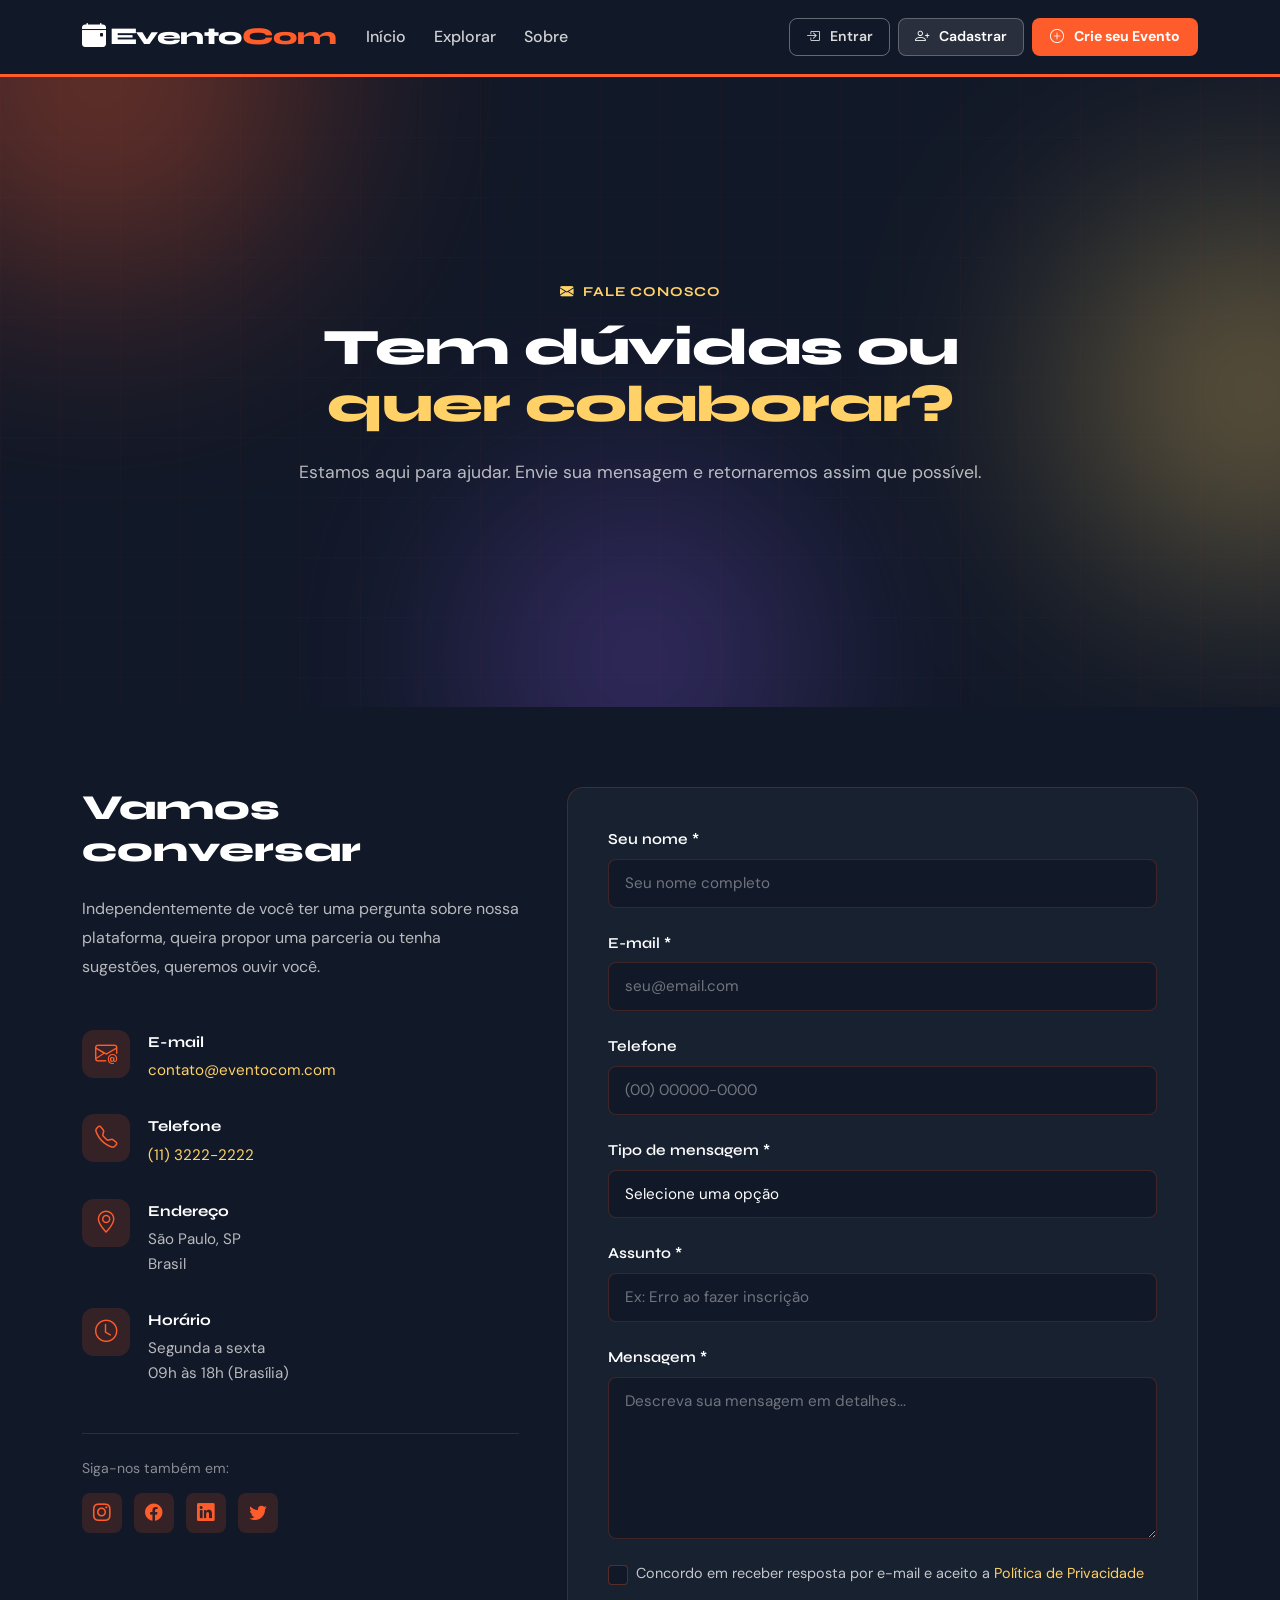
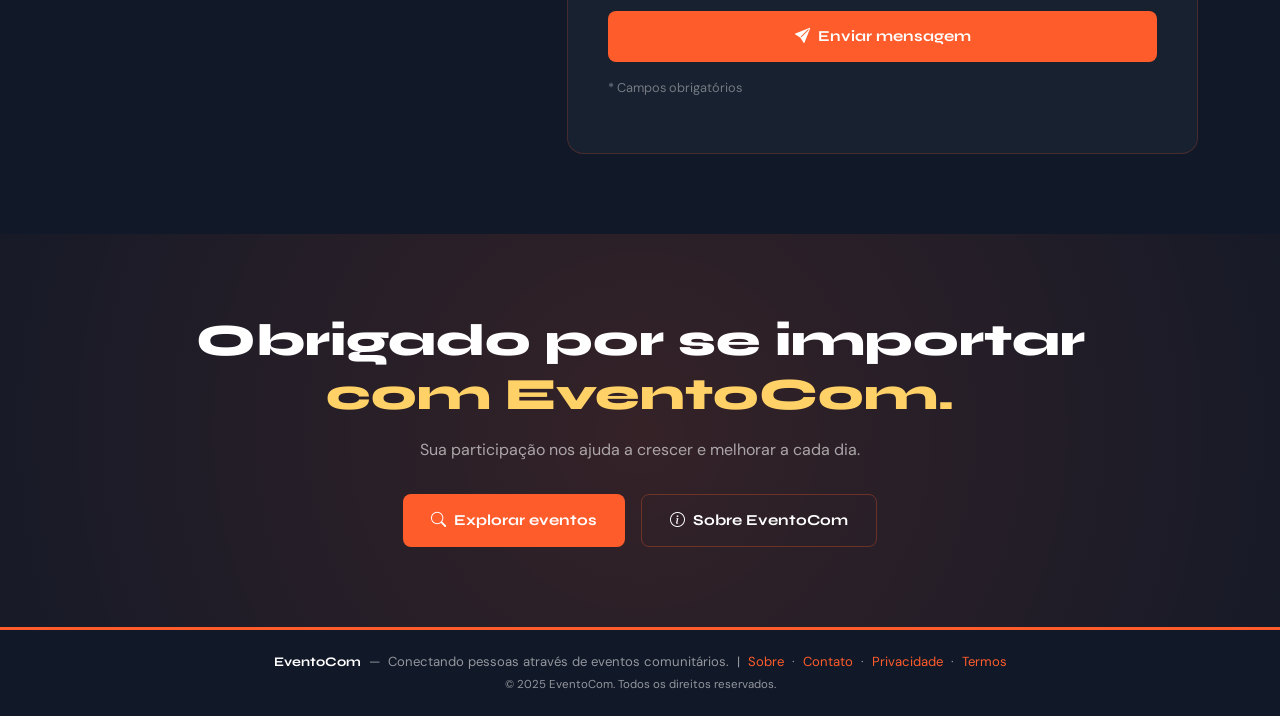
<file: frontend/src/pages/contato/contato.html>
<!DOCTYPE html>
<html lang="pt-BR">
<head>
  <meta charset="UTF-8"/>
  <meta name="viewport" content="width=device-width, initial-scale=1.0"/>
  <title>Contato – EventoCom</title>

  <link href="https://cdn.jsdelivr.net/npm/bootstrap@5.3.3/dist/css/bootstrap.min.css" rel="stylesheet"/>
  <link href="https://cdn.jsdelivr.net/npm/bootstrap-icons@1.11.3/font/bootstrap-icons.css" rel="stylesheet"/>
  <link href="https://fonts.googleapis.com/css2?family=Syne:wght@400;600;700;800&family=DM+Sans:ital,wght@0,300;0,400;0,500;1,400&display=swap" rel="stylesheet"/>

  <link rel="stylesheet" href="contato.css"/>
</head>
<body>

<!-- ===== NAVBAR ===== -->
<nav class="navbar navbar-expand-lg">
  <div class="container">
    <a class="navbar-brand" href="../home/home.html"><i class="bi bi-calendar-event-fill me-1"></i>Evento<span>Com</span></a>
    <button class="navbar-toggler" type="button" data-bs-toggle="collapse" data-bs-target="#navMain">
      <span class="navbar-toggler-icon"></span>
    </button>
    <div class="collapse navbar-collapse" id="navMain">
      <ul class="navbar-nav me-auto mb-2 mb-lg-0">
        <li class="nav-item"><a class="nav-link" href="../home/home.html">Início</a></li>
        <li class="nav-item"><a class="nav-link" href="../home/home.html">Explorar</a></li>
        <li class="nav-item"><a class="nav-link" href="../sobre/sobre.html">Sobre</a></li>
      </ul>
      <div class="d-flex flex-column flex-lg-row align-items-lg-center gap-2 mt-2 mt-lg-0">
        <a href="../login/login.html" class="btn btn-nav-login"><i class="bi bi-box-arrow-in-right me-1"></i>Entrar</a>
        <a href="../cadastro/cadastro.html" class="btn btn-nav-register"><i class="bi bi-person-plus me-1"></i>Cadastrar</a>
        <a href="../criarevento.html/evento.html" class="btn btn-nav-create"><i class="bi bi-plus-circle me-1"></i>Crie seu Evento</a>
      </div>
    </div>
  </div>
</nav>

<!-- ===== HERO ===== -->
<section class="hero">
  <div class="hero-orbs">
    <div class="orb orb-1"></div>
    <div class="orb orb-2"></div>
    <div class="orb orb-3"></div>
  </div>
  <div class="hero-grid"></div>

  <div class="container">
    <div class="hero-content text-center">
      <span class="hero-eyebrow"><i class="bi bi-envelope-fill"></i>Fale conosco</span>
      <h1 class="hero-title">
        Tem dúvidas ou<br/>
        <span class="line-accent">quer colaborar?</span>
      </h1>
      <p class="hero-sub">
        Estamos aqui para ajudar. Envie sua mensagem e retornaremos assim que possível.
      </p>
    </div>
  </div>
</section>

<!-- ===== SEÇÃO DE CONTATO ===== -->
<section class="section-contato">
  <div class="container">
    <div class="row g-5 align-items-start">

      <!-- Coluna de informações -->
      <div class="col-12 col-lg-5">
        <h2 class="section-headline mb-4">Vamos conversar</h2>
        <p class="section-sub mb-5">
          Independentemente de você ter uma pergunta sobre nossa plataforma, queira propor uma parceria ou tenha sugestões, queremos ouvir você.
        </p>

        <div class="contact-info-item">
          <div class="contact-icon">
            <i class="bi bi-envelope-at"></i>
          </div>
          <div class="contact-info-text">
            <p class="contact-label">E-mail</p>
            <a href="mailto:contato@eventocom.com">contato@eventocom.com</a>
          </div>
        </div>

        <div class="contact-info-item">
          <div class="contact-icon">
            <i class="bi bi-telephone"></i>
          </div>
          <div class="contact-info-text">
            <p class="contact-label">Telefone</p>
            <a href="tel:+551132222222">(11) 3222-2222</a>
          </div>
        </div>

        <div class="contact-info-item">
          <div class="contact-icon">
            <i class="bi bi-geo-alt"></i>
          </div>
          <div class="contact-info-text">
            <p class="contact-label">Endereço</p>
            <p>São Paulo, SP<br/>Brasil</p>
          </div>
        </div>

        <div class="contact-info-item">
          <div class="contact-icon">
            <i class="bi bi-clock"></i>
          </div>
          <div class="contact-info-text">
            <p class="contact-label">Horário</p>
            <p>Segunda a sexta<br/>09h às 18h (Brasília)</p>
          </div>
        </div>

        <div class="contact-socials mt-5">
          <p style="font-size:.88rem;color:rgba(255,255,255,.5);margin-bottom:14px;">Siga-nos também em:</p>
          <div class="social-links">
            <a href="#" title="Instagram" target="_blank"><i class="bi bi-instagram"></i></a>
            <a href="#" title="Facebook" target="_blank"><i class="bi bi-facebook"></i></a>
            <a href="#" title="LinkedIn" target="_blank"><i class="bi bi-linkedin"></i></a>
            <a href="#" title="Twitter" target="_blank"><i class="bi bi-twitter"></i></a>
          </div>
        </div>
      </div>

      <!-- Coluna do formulário -->
      <div class="col-12 col-lg-7">
        <div class="contact-form-wrapper">
          <form id="formContato" class="contact-form">
            <div class="form-group mb-4">
              <label for="nomeContato" class="form-label">Seu nome *</label>
              <input 
                type="text" 
                class="form-control" 
                id="nomeContato" 
                name="nome"
                placeholder="Seu nome completo"
                required
              />
            </div>

            <div class="form-group mb-4">
              <label for="emailContato" class="form-label">E-mail *</label>
              <input 
                type="email" 
                class="form-control" 
                id="emailContato" 
                name="email"
                placeholder="seu@email.com"
                required
              />
            </div>

            <div class="form-group mb-4">
              <label for="telefoneContato" class="form-label">Telefone</label>
              <input 
                type="tel" 
                class="form-control" 
                id="telefoneContato" 
                name="telefone"
                placeholder="(00) 00000-0000"
              />
            </div>

            <div class="form-group mb-4">
              <label for="tipoContato" class="form-label">Tipo de mensagem *</label>
              <select class="form-control" id="tipoContato" name="tipo" required>
                <option value="">Selecione uma opção</option>
                <option value="duvida">Dúvida sobre a plataforma</option>
                <option value="sugestao">Sugestão ou feedback</option>
                <option value="parceria">Proposta de parceria</option>
                <option value="reclamacao">Reclamação ou problema</option>
                <option value="outro">Outro</option>
              </select>
            </div>

            <div class="form-group mb-4">
              <label for="assuntoContato" class="form-label">Assunto *</label>
              <input 
                type="text" 
                class="form-control" 
                id="assuntoContato" 
                name="assunto"
                placeholder="Ex: Erro ao fazer inscrição"
                required
              />
            </div>

            <div class="form-group mb-4">
              <label for="mensagemContato" class="form-label">Mensagem *</label>
              <textarea 
                class="form-control" 
                id="mensagemContato" 
                name="mensagem"
                placeholder="Descreva sua mensagem em detalhes..."
                rows="6"
                required
              ></textarea>
            </div>

            <div class="form-check mb-4">
              <input 
                class="form-check-input" 
                type="checkbox" 
                id="consentimento" 
                name="consentimento"
                required
              />
              <label class="form-check-label" for="consentimento">
                Concordo em receber resposta por e-mail e aceito a <a href="../privacidade/privacidade.html">Política de Privacidade</a>
              </label>
            </div>

            <button type="submit" class="btn-submit">
              <i class="bi bi-send-fill me-2"></i>Enviar mensagem
            </button>

            <p style="font-size:.8rem;color:rgba(255,255,255,.4);margin-top:16px;">
              * Campos obrigatórios
            </p>
          </form>

          <div id="feedbackContato" class="contact-feedback" style="display:none;"></div>
        </div>
      </div>

    </div>
  </div>
</section>

<!-- ===== CTA FINAL ===== -->
<section class="section-cta">
  <div class="cta-glow"></div>
  <div class="container text-center">
    <h2 class="cta-title">Obrigado por se importar<br/><span>com EventoCom.</span></h2>
    <p class="cta-sub">Sua participação nos ajuda a crescer e melhorar a cada dia.</p>
    <div class="cta-btns">
      <a href="../home/home.html" class="btn-hero-primary">
        <i class="bi bi-search"></i>Explorar eventos
      </a>
      <a href="../sobre/sobre.html" class="btn-hero-ghost">
        <i class="bi bi-info-circle"></i>Sobre EventoCom
      </a>
    </div>
  </div>
</section>

<!-- ===== FOOTER ===== -->
<footer>
  <div class="container">
    <strong style="color:#fff;font-family:'Syne',sans-serif;">EventoCom</strong>
    &nbsp;—&nbsp; Conectando pessoas através de eventos comunitários.
    <br class="d-sm-none"/>
    <span class="d-none d-sm-inline">&nbsp;|&nbsp;</span>
    <a href="../sobre/sobre.html">Sobre</a> &nbsp;·&nbsp;
    <a href="../contato/contato.html">Contato</a> &nbsp;·&nbsp;
    <a href="../privacidade/privacidade.html">Privacidade</a> &nbsp;·&nbsp;
    <a href="../termos/termos.html">Termos</a>
    <br/><small class="mt-1 d-block">© 2025 EventoCom. Todos os direitos reservados.</small>
  </div>
</footer>

<script src="https://cdn.jsdelivr.net/npm/bootstrap@5.3.3/dist/js/bootstrap.bundle.min.js"></script>
<script type="module" src="contato.js"></script>
</body>
</html>
</file>
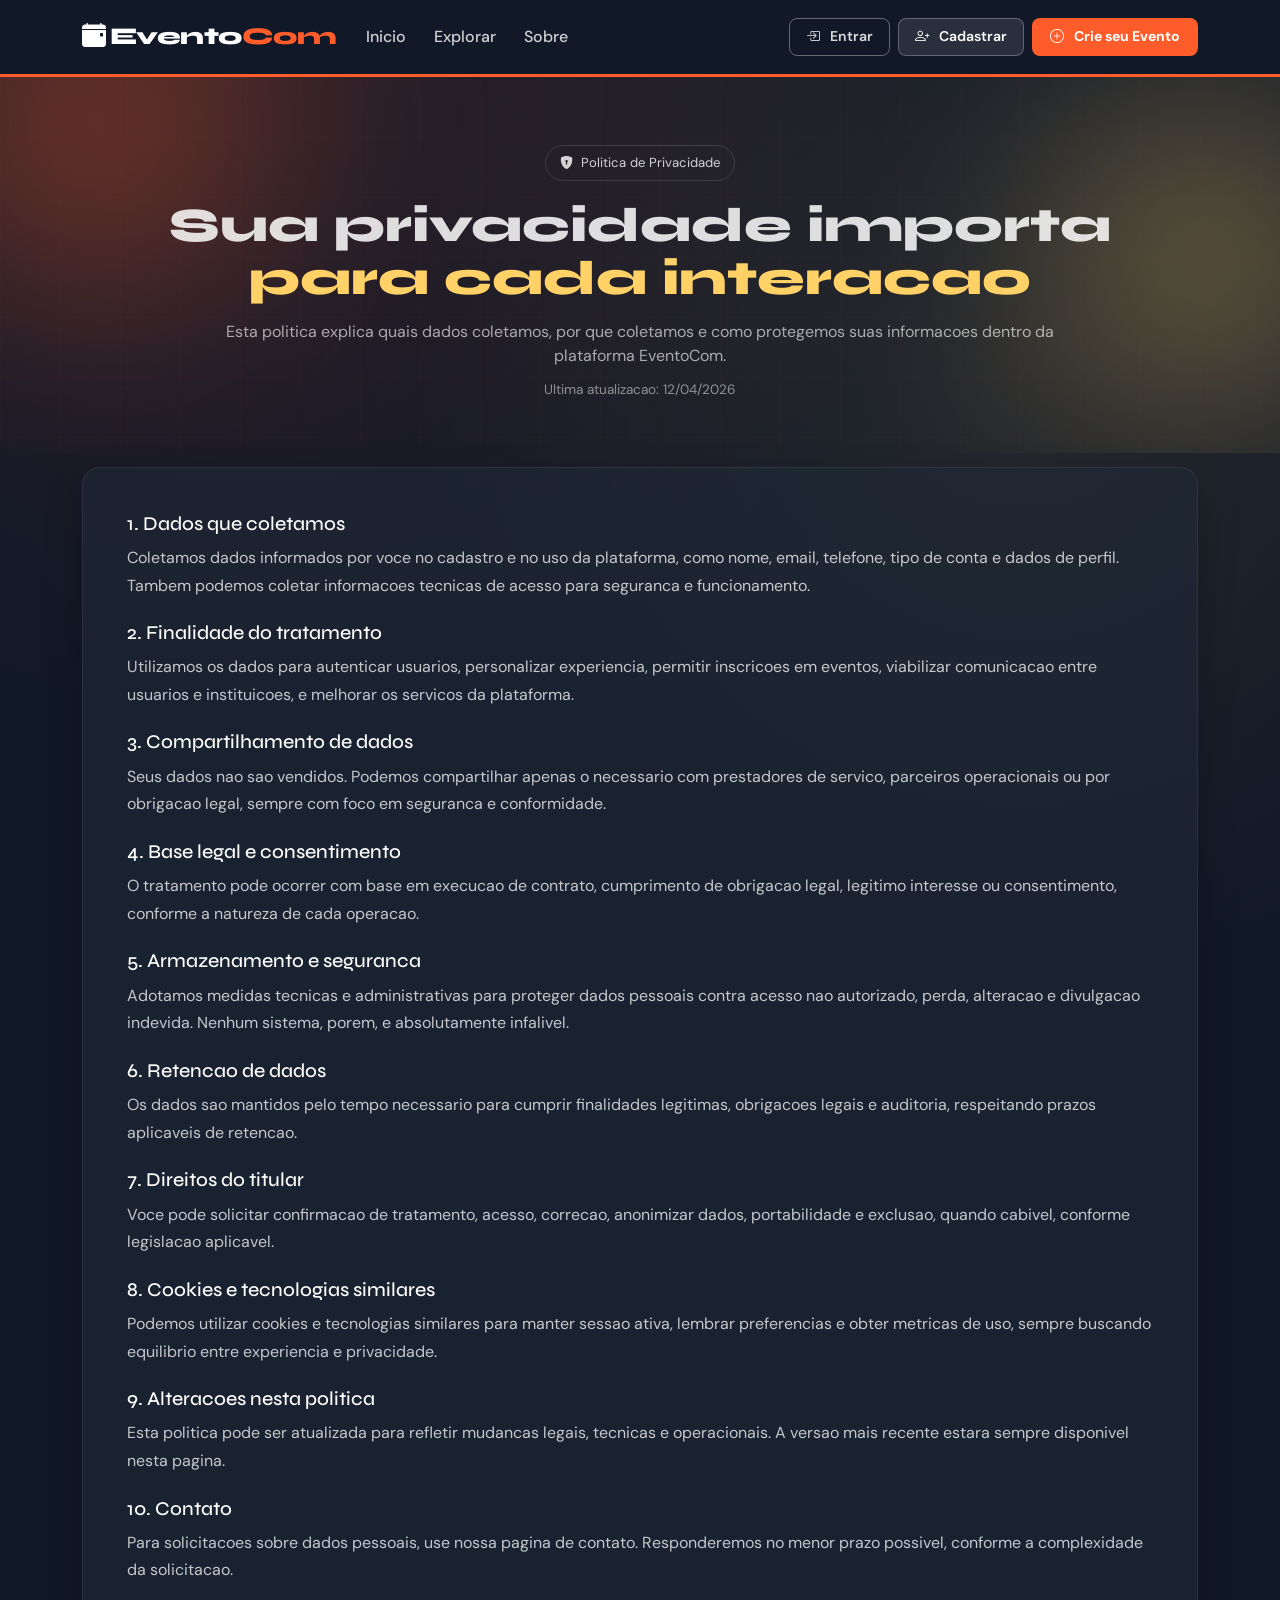
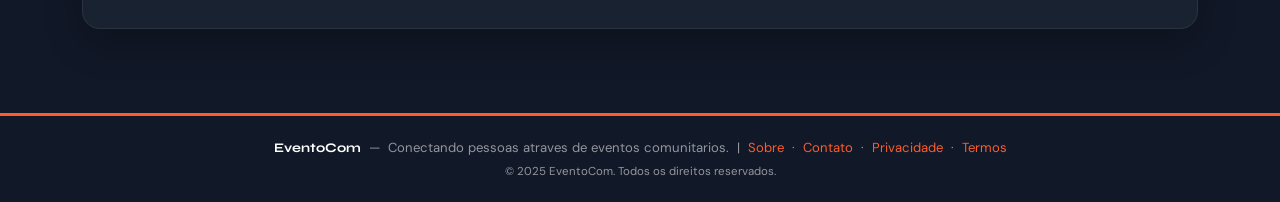
<file: frontend/src/pages/privacidade/privacidade.html>
<!DOCTYPE html>
<html lang="pt-BR">
<head>
  <meta charset="UTF-8"/>
  <meta name="viewport" content="width=device-width, initial-scale=1.0"/>
  <title>Politica de Privacidade - EventoCom</title>

  <link href="https://cdn.jsdelivr.net/npm/bootstrap@5.3.3/dist/css/bootstrap.min.css" rel="stylesheet"/>
  <link href="https://cdn.jsdelivr.net/npm/bootstrap-icons@1.11.3/font/bootstrap-icons.css" rel="stylesheet"/>
  <link href="https://fonts.googleapis.com/css2?family=Syne:wght@400;600;700;800&family=DM+Sans:ital,wght@0,300;0,400;0,500;1,400&display=swap" rel="stylesheet"/>

  <link rel="stylesheet" href="privacidade.css"/>
</head>
<body>

<nav class="navbar navbar-expand-lg">
  <div class="container">
    <a class="navbar-brand" href="../home/home.html"><i class="bi bi-calendar-event-fill me-1"></i>Evento<span>Com</span></a>
    <button class="navbar-toggler" type="button" data-bs-toggle="collapse" data-bs-target="#navMain">
      <span class="navbar-toggler-icon"></span>
    </button>
    <div class="collapse navbar-collapse" id="navMain">
      <ul class="navbar-nav me-auto mb-2 mb-lg-0">
        <li class="nav-item"><a class="nav-link" href="../home/home.html">Inicio</a></li>
        <li class="nav-item"><a class="nav-link" href="../home/home.html">Explorar</a></li>
        <li class="nav-item"><a class="nav-link" href="../sobre/sobre.html">Sobre</a></li>
      </ul>
      <div class="d-flex flex-column flex-lg-row align-items-lg-center gap-2 mt-2 mt-lg-0">
        <a href="../login/login.html" class="btn btn-nav-login"><i class="bi bi-box-arrow-in-right me-1"></i>Entrar</a>
        <a href="../cadastro/cadastro.html" class="btn btn-nav-register"><i class="bi bi-person-plus me-1"></i>Cadastrar</a>
        <a href="../criarevento.html/evento.html" class="btn btn-nav-create"><i class="bi bi-plus-circle me-1"></i>Crie seu Evento</a>
      </div>
    </div>
  </div>
</nav>

<section class="hero">
  <div class="hero-orbs">
    <div class="orb orb-1"></div>
    <div class="orb orb-2"></div>
  </div>
  <div class="hero-grid"></div>

  <div class="container hero-content text-center">
    <span class="hero-eyebrow"><i class="bi bi-shield-lock-fill"></i>Politica de Privacidade</span>
    <h1 class="hero-title">Sua privacidade importa<br/><span class="line-accent">para cada interacao</span></h1>
    <p class="hero-sub">
      Esta politica explica quais dados coletamos, por que coletamos e como protegemos suas informacoes dentro da plataforma EventoCom.
    </p>
    <p class="hero-updated">Ultima atualizacao: 12/04/2026</p>
  </div>
</section>

<section class="section-privacidade">
  <div class="container">
    <div class="privacy-card">
      <h2>1. Dados que coletamos</h2>
      <p>Coletamos dados informados por voce no cadastro e no uso da plataforma, como nome, email, telefone, tipo de conta e dados de perfil. Tambem podemos coletar informacoes tecnicas de acesso para seguranca e funcionamento.</p>

      <h2>2. Finalidade do tratamento</h2>
      <p>Utilizamos os dados para autenticar usuarios, personalizar experiencia, permitir inscricoes em eventos, viabilizar comunicacao entre usuarios e instituicoes, e melhorar os servicos da plataforma.</p>

      <h2>3. Compartilhamento de dados</h2>
      <p>Seus dados nao sao vendidos. Podemos compartilhar apenas o necessario com prestadores de servico, parceiros operacionais ou por obrigacao legal, sempre com foco em seguranca e conformidade.</p>

      <h2>4. Base legal e consentimento</h2>
      <p>O tratamento pode ocorrer com base em execucao de contrato, cumprimento de obrigacao legal, legitimo interesse ou consentimento, conforme a natureza de cada operacao.</p>

      <h2>5. Armazenamento e seguranca</h2>
      <p>Adotamos medidas tecnicas e administrativas para proteger dados pessoais contra acesso nao autorizado, perda, alteracao e divulgacao indevida. Nenhum sistema, porem, e absolutamente infalivel.</p>

      <h2>6. Retencao de dados</h2>
      <p>Os dados sao mantidos pelo tempo necessario para cumprir finalidades legitimas, obrigacoes legais e auditoria, respeitando prazos aplicaveis de retencao.</p>

      <h2>7. Direitos do titular</h2>
      <p>Voce pode solicitar confirmacao de tratamento, acesso, correcao, anonimizar dados, portabilidade e exclusao, quando cabivel, conforme legislacao aplicavel.</p>

      <h2>8. Cookies e tecnologias similares</h2>
      <p>Podemos utilizar cookies e tecnologias similares para manter sessao ativa, lembrar preferencias e obter metricas de uso, sempre buscando equilibrio entre experiencia e privacidade.</p>

      <h2>9. Alteracoes nesta politica</h2>
      <p>Esta politica pode ser atualizada para refletir mudancas legais, tecnicas e operacionais. A versao mais recente estara sempre disponivel nesta pagina.</p>

      <h2>10. Contato</h2>
      <p>Para solicitacoes sobre dados pessoais, use nossa pagina de contato. Responderemos no menor prazo possivel, conforme a complexidade da solicitacao.</p>
    </div>
  </div>
</section>

<footer>
  <div class="container">
    <strong style="color:#fff;font-family:'Syne',sans-serif;">EventoCom</strong>
    &nbsp;—&nbsp; Conectando pessoas atraves de eventos comunitarios.
    <br class="d-sm-none"/>
    <span class="d-none d-sm-inline">&nbsp;|&nbsp;</span>
    <a href="../sobre/sobre.html">Sobre</a> &nbsp;·&nbsp;
    <a href="../contato/contato.html">Contato</a> &nbsp;·&nbsp;
    <a href="../privacidade/privacidade.html">Privacidade</a> &nbsp;·&nbsp;
    <a href="../termos/termos.html">Termos</a>
    <br/><small class="mt-1 d-block">© 2025 EventoCom. Todos os direitos reservados.</small>
  </div>
</footer>

<script src="https://cdn.jsdelivr.net/npm/bootstrap@5.3.3/dist/js/bootstrap.bundle.min.js"></script>
<script type="module" src="privacidade.js"></script>
</body>
</html>
</file>
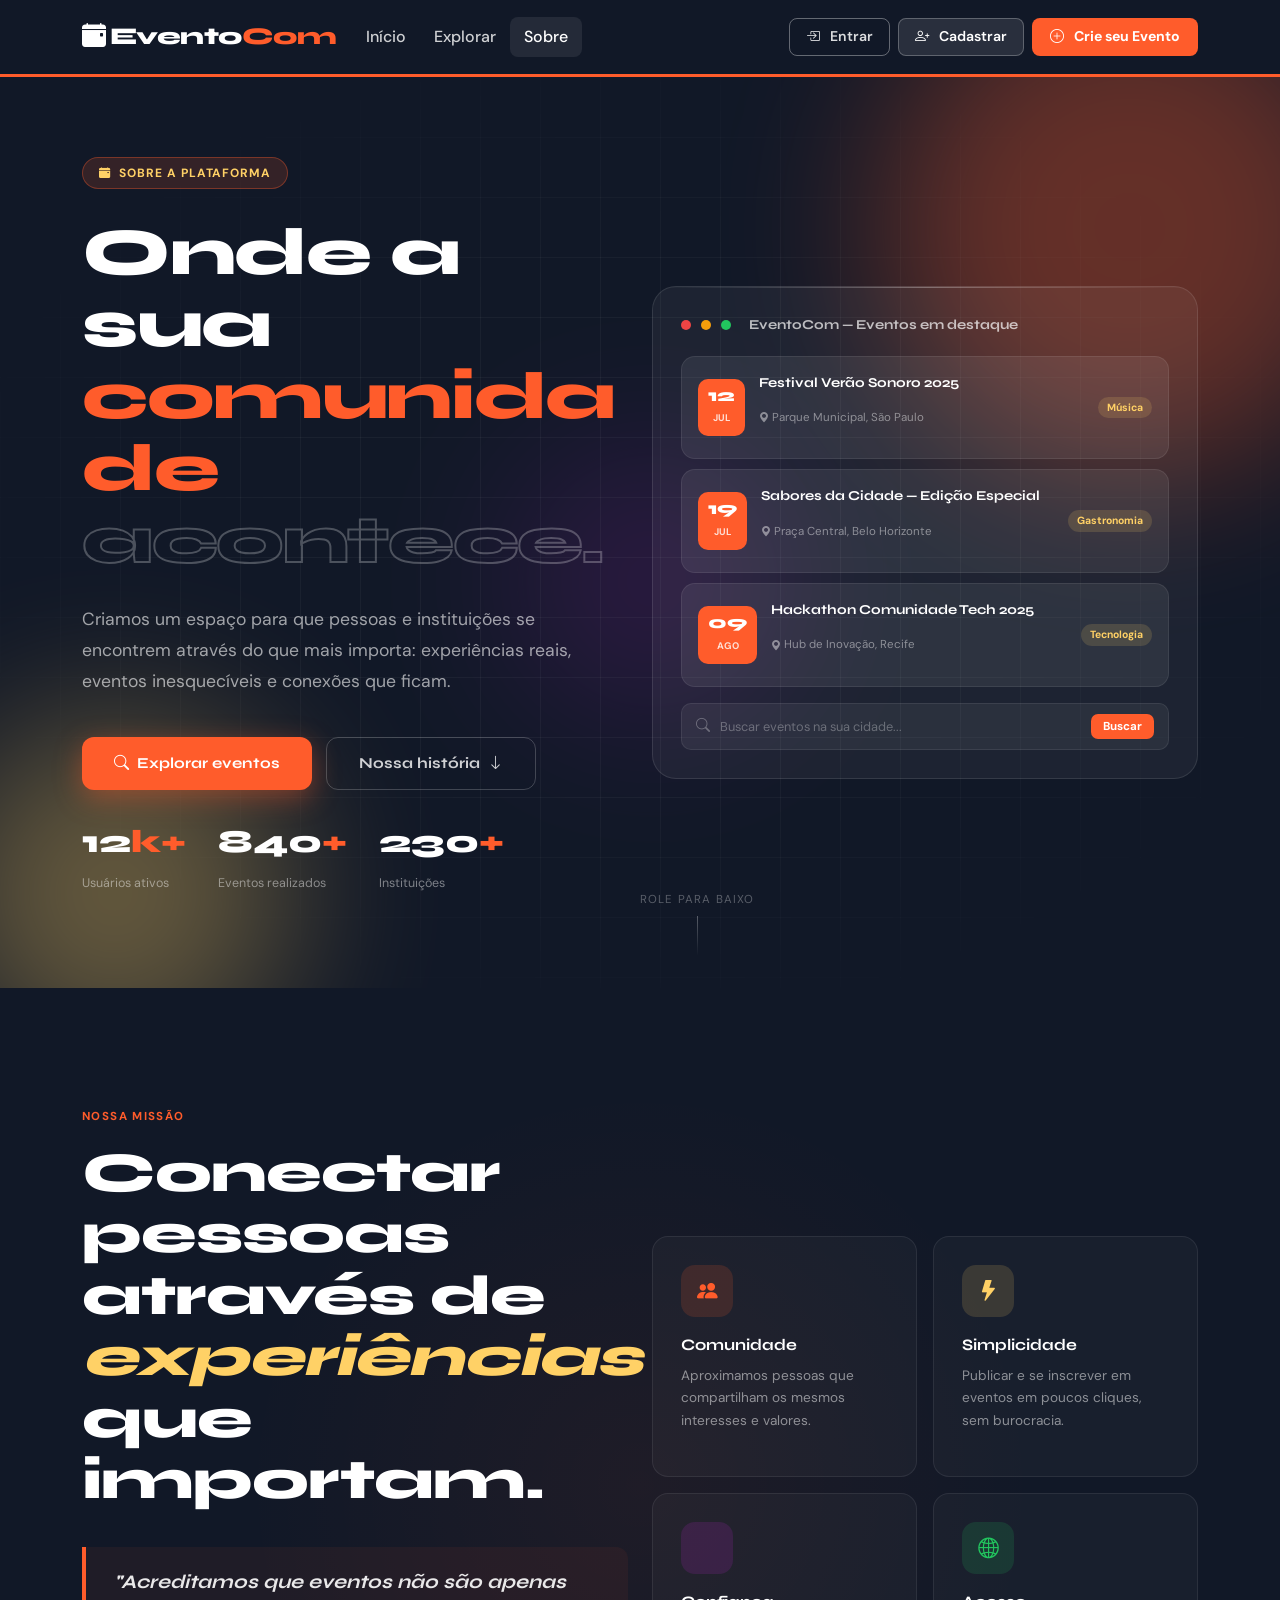
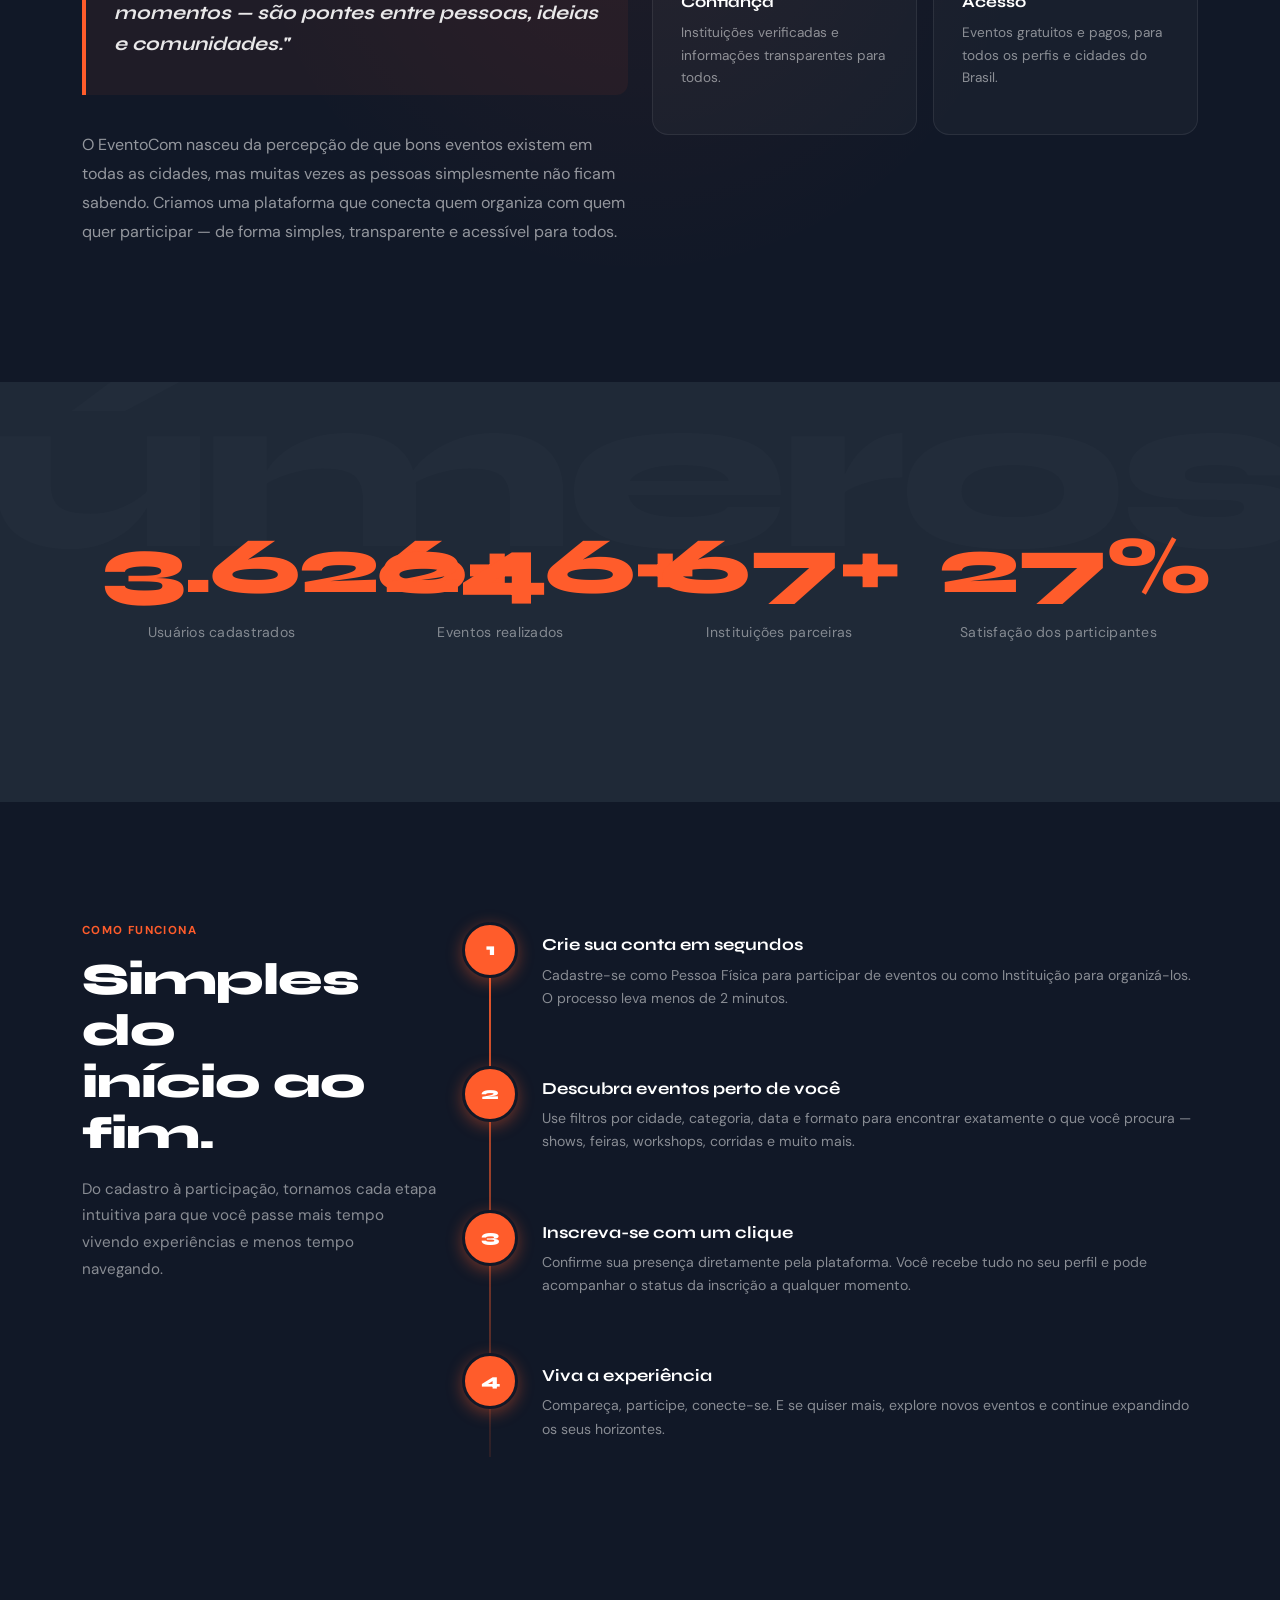
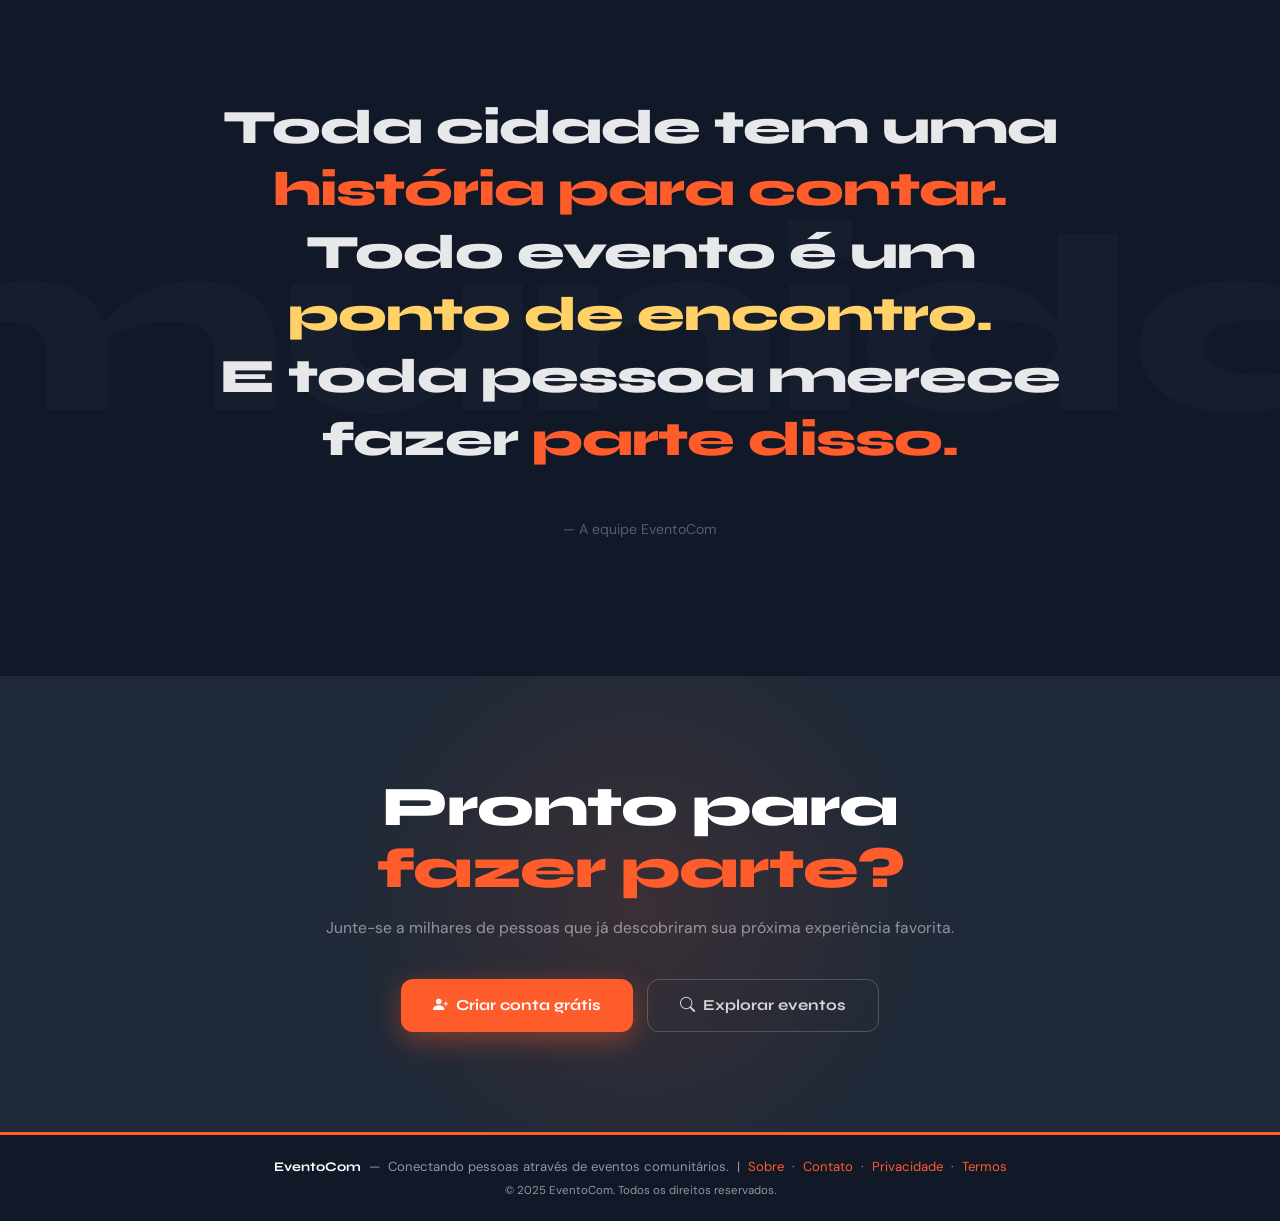
<file: frontend/src/pages/sobre/sobre.html>
<!DOCTYPE html>
<html lang="pt-BR">
<head>
  <meta charset="UTF-8"/>
  <meta name="viewport" content="width=device-width, initial-scale=1.0"/>
  <title>Sobre – EventoCom</title>

  <link href="https://cdn.jsdelivr.net/npm/bootstrap@5.3.3/dist/css/bootstrap.min.css" rel="stylesheet"/>
  <link href="https://cdn.jsdelivr.net/npm/bootstrap-icons@1.11.3/font/bootstrap-icons.css" rel="stylesheet"/>
  <link href="https://fonts.googleapis.com/css2?family=Syne:wght@400;600;700;800&family=DM+Sans:ital,wght@0,300;0,400;0,500;1,400&display=swap" rel="stylesheet"/>

  <link rel="stylesheet" href="sobre.css"/>
</head>
<body>

<!-- ===== NAVBAR ===== -->
<nav class="navbar navbar-expand-lg">
  <div class="container">
    <a class="navbar-brand" href="/frontend/src/pages/home/home.html"><i class="bi bi-calendar-event-fill me-1"></i>Evento<span>Com</span></a>
    <button class="navbar-toggler" type="button" data-bs-toggle="collapse" data-bs-target="#navMain">
      <span class="navbar-toggler-icon"></span>
    </button>
    <div class="collapse navbar-collapse" id="navMain">
      <ul class="navbar-nav me-auto mb-2 mb-lg-0">
        <li class="nav-item"><a class="nav-link" href="../home/home.html">Início</a></li>
        <li class="nav-item"><a class="nav-link" href="../home/home.html">Explorar</a></li>
        <li class="nav-item"><a class="nav-link active" href="../sobre/sobre.html">Sobre</a></li>
      </ul>
      <div class="d-flex flex-column flex-lg-row align-items-lg-center gap-2 mt-2 mt-lg-0">
        <a href="../login/login.html" class="btn btn-nav-login"><i class="bi bi-box-arrow-in-right me-1"></i>Entrar</a>
        <a href="../cadastro/cadastro.html" class="btn btn-nav-register"><i class="bi bi-person-plus me-1"></i>Cadastrar</a>
        <a href="../criarevento.html/evento.html" class="btn btn-nav-create"><i class="bi bi-plus-circle me-1"></i>Crie seu Evento</a>
      </div>
    </div>
  </div>
</nav>

<!-- ===== HERO ===== -->
<section class="hero">
  <div class="hero-orbs">
    <div class="orb orb-1"></div>
    <div class="orb orb-2"></div>
    <div class="orb orb-3"></div>
  </div>
  <div class="hero-grid"></div>

  <div class="container hero-content">
    <div class="row align-items-center gy-5">

      <div class="col-12 col-lg-6">
        <span class="hero-eyebrow"><i class="bi bi-calendar-event-fill"></i>Sobre a Plataforma</span>
        <h1 class="hero-title">
          Onde a sua<br/>
          <span class="line-accent">comunidade</span>
          <span class="line-ghost">acontece.</span>
        </h1>
        <p class="hero-sub">
          Criamos um espaço para que pessoas e instituições se encontrem através do que mais importa: experiências reais, eventos inesquecíveis e conexões que ficam.
        </p>
        <div class="hero-ctas">
          <a href="index.html" class="btn-hero-primary">
            <i class="bi bi-search"></i>Explorar eventos
          </a>
          <a href="#missao" class="btn-hero-ghost">
            Nossa história <i class="bi bi-arrow-down"></i>
          </a>
        </div>
        <div class="hero-numbers">
          <div class="hero-num-item">
            <p class="num">12<span>k+</span></p>
            <p class="label">Usuários ativos</p>
          </div>
          <div class="hero-num-item">
            <p class="num">840<span>+</span></p>
            <p class="label">Eventos realizados</p>
          </div>
          <div class="hero-num-item">
            <p class="num">230<span>+</span></p>
            <p class="label">Instituições</p>
          </div>
        </div>
      </div>

      <div class="col-12 col-lg-6 hero-visual">
        <div class="hero-card-mockup">
          <div class="mockup-header">
            <div class="mockup-dot" style="background:#ef4444;"></div>
            <div class="mockup-dot" style="background:#f59e0b;"></div>
            <div class="mockup-dot" style="background:#22c55e;"></div>
            <span class="mockup-title" style="margin-left:8px;">EventoCom — Eventos em destaque</span>
          </div>

          <div class="mockup-event-card">
            <div class="mockup-event-date"><span class="d">12</span><span class="m">Jul</span></div>
            <div class="mockup-event-info">
              <p class="name">Festival Verão Sonoro 2025</p>
              <p class="loc"><i class="bi bi-geo-alt-fill" style="font-size:.65rem;"></i> Parque Municipal, São Paulo</p>
            </div>
            <span class="mockup-pill">Música</span>
          </div>

          <div class="mockup-event-card">
            <div class="mockup-event-date"><span class="d">19</span><span class="m">Jul</span></div>
            <div class="mockup-event-info">
              <p class="name">Sabores da Cidade — Edição Especial</p>
              <p class="loc"><i class="bi bi-geo-alt-fill" style="font-size:.65rem;"></i> Praça Central, Belo Horizonte</p>
            </div>
            <span class="mockup-pill">Gastronomia</span>
          </div>

          <div class="mockup-event-card">
            <div class="mockup-event-date"><span class="d">09</span><span class="m">Ago</span></div>
            <div class="mockup-event-info">
              <p class="name">Hackathon Comunidade Tech 2025</p>
              <p class="loc"><i class="bi bi-geo-alt-fill" style="font-size:.65rem;"></i> Hub de Inovação, Recife</p>
            </div>
            <span class="mockup-pill">Tecnologia</span>
          </div>

          <!-- Barra de busca mockup -->
          <div style="margin-top:16px;background:rgba(255,255,255,.06);border-radius:10px;padding:10px 14px;display:flex;align-items:center;gap:10px;border:1px solid rgba(255,255,255,.08);">
            <i class="bi bi-search" style="color:rgba(255,255,255,.3);font-size:.88rem;"></i>
            <span style="font-family:var(--font-body);font-size:.8rem;color:rgba(255,255,255,.3);">Buscar eventos na sua cidade...</span>
            <span style="margin-left:auto;background:var(--primary);color:#fff;font-family:var(--font-body);font-size:.72rem;font-weight:700;padding:4px 12px;border-radius:7px;">Buscar</span>
          </div>
        </div>
      </div>

    </div>
  </div>

  <div class="scroll-cue">
    <span>Role para baixo</span>
    <div class="scroll-line"></div>
  </div>
</section>

<!-- ===== MISSÃO ===== -->
<section class="section-missao" id="missao">
  <div class="container">
    <div class="row align-items-center gy-5">

      <div class="col-12 col-lg-6 reveal">
        <span class="missao-label">Nossa Missão</span>
        <h2 class="missao-headline">
          Conectar pessoas<br/>através de <em>experiências</em><br/>que importam.
        </h2>
        <div class="quote-block">
          <p>"Acreditamos que eventos não são apenas momentos — são pontes entre pessoas, ideias e comunidades."</p>
        </div>
        <p class="missao-body">
          O EventoCom nasceu da percepção de que bons eventos existem em todas as cidades, mas muitas vezes as pessoas simplesmente não ficam sabendo. Criamos uma plataforma que conecta quem organiza com quem quer participar — de forma simples, transparente e acessível para todos.
        </p>
      </div>

      <div class="col-12 col-lg-6">
        <div class="row g-3">
          <div class="col-6 reveal reveal-delay-1">
            <div class="pilar-item">
              <div class="pilar-icon pi-orange"><i class="bi bi-people-fill"></i></div>
              <p class="pilar-title">Comunidade</p>
              <p class="pilar-desc">Aproximamos pessoas que compartilham os mesmos interesses e valores.</p>
            </div>
          </div>
          <div class="col-6 reveal reveal-delay-2">
            <div class="pilar-item">
              <div class="pilar-icon pi-yellow"><i class="bi bi-lightning-fill"></i></div>
              <p class="pilar-title">Simplicidade</p>
              <p class="pilar-desc">Publicar e se inscrever em eventos em poucos cliques, sem burocracia.</p>
            </div>
          </div>
          <div class="col-6 reveal reveal-delay-3">
            <div class="pilar-item">
              <div class="pilar-icon pi-purple"><i class="bi bi-shield-check-fill"></i></div>
              <p class="pilar-title">Confiança</p>
              <p class="pilar-desc">Instituições verificadas e informações transparentes para todos.</p>
            </div>
          </div>
          <div class="col-6 reveal reveal-delay-4">
            <div class="pilar-item">
              <div class="pilar-icon pi-green"><i class="bi bi-globe2"></i></div>
              <p class="pilar-title">Acesso</p>
              <p class="pilar-desc">Eventos gratuitos e pagos, para todos os perfis e cidades do Brasil.</p>
            </div>
          </div>
        </div>
      </div>

    </div>
  </div>
</section>

<!-- ===== NÚMEROS ===== -->
<section class="section-numeros">
  <div class="container">
    <div class="row g-0">
      <div class="col-6 col-md-3">
        <div class="numero-item reveal">
          <p class="numero-val"><span class="count" data-target="12000">0</span><span>+</span></p>
          <p class="numero-label">Usuários cadastrados</p>
        </div>
      </div>
      <div class="col-6 col-md-3">
        <div class="numero-item reveal reveal-delay-1">
          <p class="numero-val"><span class="count" data-target="840">0</span><span>+</span></p>
          <p class="numero-label">Eventos realizados</p>
        </div>
      </div>
      <div class="col-6 col-md-3">
        <div class="numero-item reveal reveal-delay-2">
          <p class="numero-val"><span class="count" data-target="230">0</span><span>+</span></p>
          <p class="numero-label">Instituições parceiras</p>
        </div>
      </div>
      <div class="col-6 col-md-3">
        <div class="numero-item reveal reveal-delay-3">
          <p class="numero-val"><span class="count" data-target="95">0</span><span>%</span></p>
          <p class="numero-label">Satisfação dos participantes</p>
        </div>
      </div>
    </div>
  </div>
</section>

<!-- ===== COMO FUNCIONA ===== -->
<section class="section-como">
  <div class="container">
    <div class="row gy-5 align-items-start">

      <div class="col-12 col-lg-4 reveal">
        <span class="section-eyebrow">Como funciona</span>
        <h2 class="section-headline">Simples do<br/>início ao fim.</h2>
        <p class="section-sub">Do cadastro à participação, tornamos cada etapa intuitiva para que você passe mais tempo vivendo experiências e menos tempo navegando.</p>
      </div>

      <div class="col-12 col-lg-8">
        <div class="steps-container">
          <div class="steps-line"></div>

          <div class="step-row reveal reveal-delay-1">
            <div class="step-num">1</div>
            <div class="step-body">
              <p class="step-title">Crie sua conta em segundos</p>
              <p class="step-desc">Cadastre-se como Pessoa Física para participar de eventos ou como Instituição para organizá-los. O processo leva menos de 2 minutos.</p>
            </div>
          </div>

          <div class="step-row reveal reveal-delay-2">
            <div class="step-num">2</div>
            <div class="step-body">
              <p class="step-title">Descubra eventos perto de você</p>
              <p class="step-desc">Use filtros por cidade, categoria, data e formato para encontrar exatamente o que você procura — shows, feiras, workshops, corridas e muito mais.</p>
            </div>
          </div>

          <div class="step-row reveal reveal-delay-3">
            <div class="step-num">3</div>
            <div class="step-body">
              <p class="step-title">Inscreva-se com um clique</p>
              <p class="step-desc">Confirme sua presença diretamente pela plataforma. Você recebe tudo no seu perfil e pode acompanhar o status da inscrição a qualquer momento.</p>
            </div>
          </div>

          <div class="step-row reveal reveal-delay-4">
            <div class="step-num">4</div>
            <div class="step-body">
              <p class="step-title">Viva a experiência</p>
              <p class="step-desc">Compareça, participe, conecte-se. E se quiser mais, explore novos eventos e continue expandindo os seus horizontes.</p>
            </div>
          </div>

        </div>
      </div>

    </div>
  </div>
</section>

<!-- ===== TIPOS DE USUÁRIO ===== */
<section class="section-tipos">
  <div class="container">
    <div class="text-center mb-5 reveal">
      <span class="section-eyebrow">Para quem é</span>
      <h2 class="section-headline">Feito para todo mundo.<br/>Do seu jeito.</h2>
    </div>
    <div class="row g-4">
      <div class="col-12 col-md-6 reveal reveal-delay-1">
        <div class="tipo-card tipo-card-pf">
          <div class="tipo-icon tipo-icon-pf"><i class="bi bi-person-fill"></i></div>
          <h3 class="tipo-title">Pessoa Física</h3>
          <p class="tipo-sub">Para quem quer descobrir, participar e viver eventos incríveis perto de casa ou em qualquer lugar do Brasil.</p>
          <ul class="tipo-features">
            <li><i class="bi bi-check-circle-fill"></i>Explore centenas de eventos por categoria</li>
            <li><i class="bi bi-check-circle-fill"></i>Inscreva-se e acompanhe no seu perfil</li>
            <li><i class="bi bi-check-circle-fill"></i>Filtre por cidade, data, preço e formato</li>
            <li><i class="bi bi-check-circle-fill"></i>Conheça as instituições organizadoras</li>
          </ul>
          <a href="cadastro.html" class="btn-tipo btn-tipo-pf">
            Criar conta gratuita <i class="bi bi-arrow-right"></i>
          </a>
        </div>
      </div>
      <div class="col-12 col-md-6 reveal reveal-delay-2">
        <div class="tipo-card tipo-card-pj">
          <div class="tipo-icon tipo-icon-pj"><i class="bi bi-building-fill"></i></div>
          <h3 class="tipo-title">Instituição</h3>
          <p class="tipo-sub">Para empresas, ONGs, coletivos e organizações que querem publicar eventos e alcançar mais pessoas com muito menos esforço.</p>
          <ul class="tipo-features">
            <li><i class="bi bi-check-circle-fill"></i>Publique eventos em minutos</li>
            <li><i class="bi bi-check-circle-fill"></i>Gerencie inscrições em um só lugar</li>
            <li><i class="bi bi-check-circle-fill"></i>Perfil público da sua instituição</li>
            <li><i class="bi bi-check-circle-fill"></i>Alcance uma comunidade engajada</li>
          </ul>
          <a href="cadastro.html" class="btn-tipo btn-tipo-pj">
            Cadastrar instituição <i class="bi bi-arrow-right"></i>
          </a>
        </div>
      </div>
    </div>
  </div>
</section>

<!-- ===== MANIFESTO ===== -->
<section class="section-manifesto">
  <div class="manifesto-bg-text">comunidade</div>
  <div class="container reveal">
    <p class="manifesto-text">
      Toda cidade tem uma <span class="hl">história para contar.</span><br/>
      Todo evento é um <span class="hl-acc">ponto de encontro.</span><br/>
      E toda pessoa merece fazer <span class="hl">parte disso.</span>
    </p>
    <p style="font-family:var(--font-body);font-size:.88rem;color:rgba(255,255,255,.3);position:relative;z-index:2;">— A equipe EventoCom</p>
  </div>
</section>

<!-- ===== CTA FINAL ===== -->
<section class="section-cta">
  <div class="cta-glow"></div>
  <div class="container reveal">
    <h2 class="cta-title">Pronto para<br/><span>fazer parte?</span></h2>
    <p class="cta-sub">Junte-se a milhares de pessoas que já descobriram sua próxima experiência favorita.</p>
    <div class="cta-btns">
      <a href="../cadastro/cadastro.html" class="btn-hero-primary">
        <i class="bi bi-person-plus-fill"></i>Criar conta grátis
      </a>
      <a href="../home/home.html" class="btn-hero-ghost">
        <i class="bi bi-search"></i>Explorar eventos
      </a>
    </div>
  </div>
</section>

<!-- ===== FOOTER ===== -->
<footer>
  <div class="container">
    <strong style="color:#fff;font-family:'Syne',sans-serif;">EventoCom</strong>
    &nbsp;—&nbsp; Conectando pessoas através de eventos comunitários.
    <br class="d-sm-none"/>
    <span class="d-none d-sm-inline">&nbsp;|&nbsp;</span>
    <a href="../sobre/sobre.html">Sobre</a> &nbsp;·&nbsp;
    <a href="../contato/contato.html">Contato</a> &nbsp;·&nbsp;
    <a href="../privacidade/privacidade.html">Privacidade</a> &nbsp;·&nbsp;
    <a href="../termos/termos.html">Termos</a>
    <br/><small class="mt-1 d-block">© 2025 EventoCom. Todos os direitos reservados.</small>
  </div>
</footer>

<script src="https://cdn.jsdelivr.net/npm/bootstrap@5.3.3/dist/js/bootstrap.bundle.min.js"></script>
<script type="module" src="sobre.js"></script>
</body>
</html>
</file>
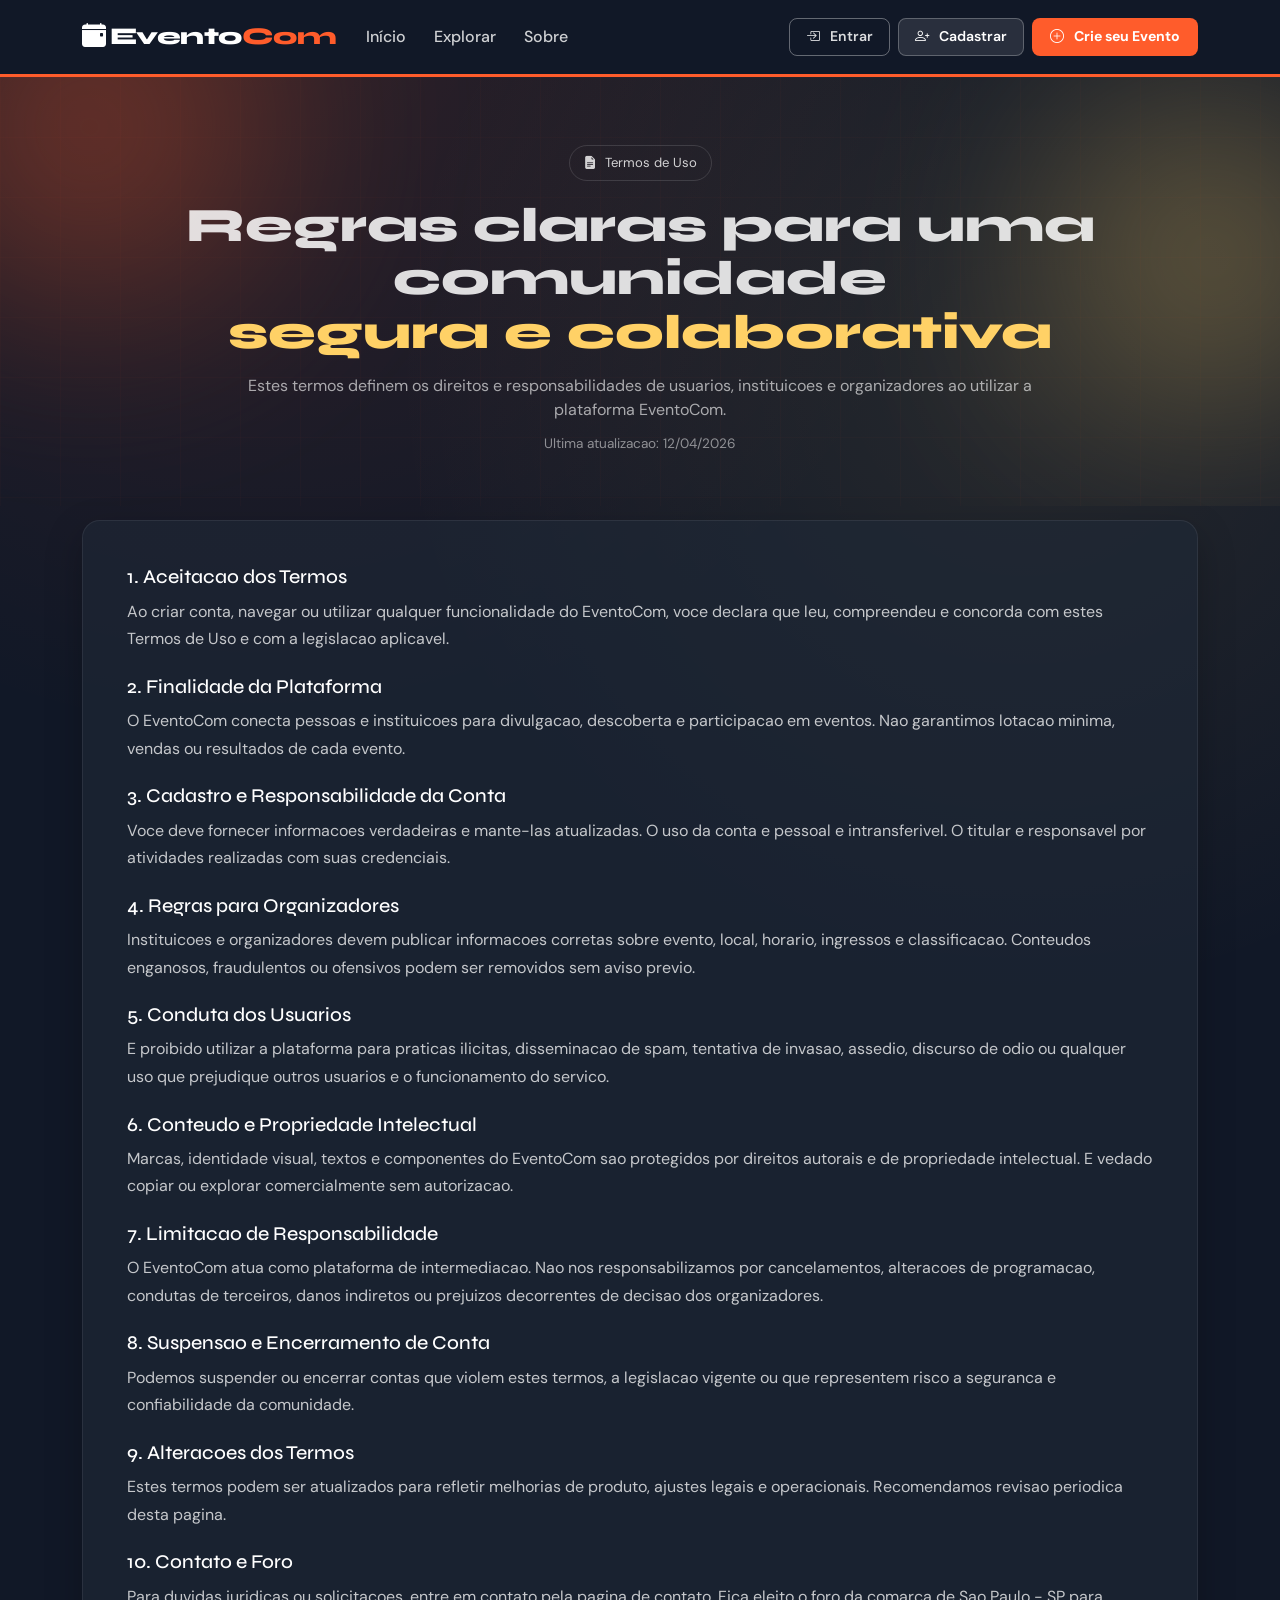
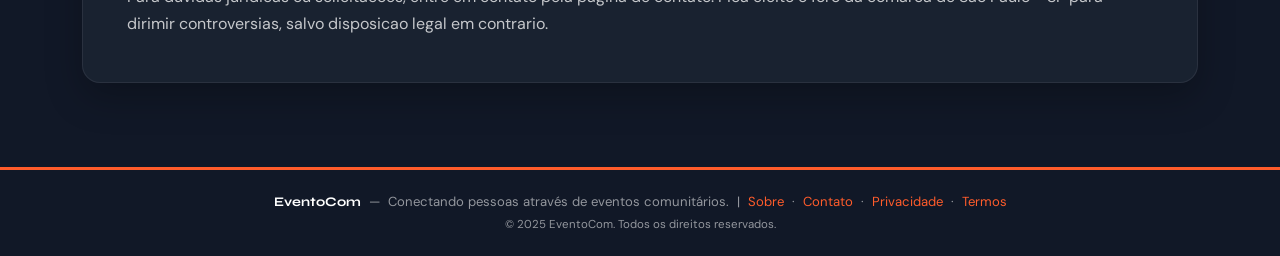
<file: frontend/src/pages/termos/termos.html>
<!DOCTYPE html>
<html lang="pt-BR">
<head>
  <meta charset="UTF-8"/>
  <meta name="viewport" content="width=device-width, initial-scale=1.0"/>
  <title>Termos de Uso - EventoCom</title>

  <link href="https://cdn.jsdelivr.net/npm/bootstrap@5.3.3/dist/css/bootstrap.min.css" rel="stylesheet"/>
  <link href="https://cdn.jsdelivr.net/npm/bootstrap-icons@1.11.3/font/bootstrap-icons.css" rel="stylesheet"/>
  <link href="https://fonts.googleapis.com/css2?family=Syne:wght@400;600;700;800&family=DM+Sans:ital,wght@0,300;0,400;0,500;1,400&display=swap" rel="stylesheet"/>

  <link rel="stylesheet" href="termos.css"/>
</head>
<body>

<nav class="navbar navbar-expand-lg">
  <div class="container">
    <a class="navbar-brand" href="../home/home.html"><i class="bi bi-calendar-event-fill me-1"></i>Evento<span>Com</span></a>
    <button class="navbar-toggler" type="button" data-bs-toggle="collapse" data-bs-target="#navMain">
      <span class="navbar-toggler-icon"></span>
    </button>
    <div class="collapse navbar-collapse" id="navMain">
      <ul class="navbar-nav me-auto mb-2 mb-lg-0">
        <li class="nav-item"><a class="nav-link" href="../home/home.html">Início</a></li>
        <li class="nav-item"><a class="nav-link" href="../home/home.html">Explorar</a></li>
        <li class="nav-item"><a class="nav-link" href="../sobre/sobre.html">Sobre</a></li>
      </ul>
      <div class="d-flex flex-column flex-lg-row align-items-lg-center gap-2 mt-2 mt-lg-0">
        <a href="../login/login.html" class="btn btn-nav-login"><i class="bi bi-box-arrow-in-right me-1"></i>Entrar</a>
        <a href="../cadastro/cadastro.html" class="btn btn-nav-register"><i class="bi bi-person-plus me-1"></i>Cadastrar</a>
        <a href="../criarevento.html/evento.html" class="btn btn-nav-create"><i class="bi bi-plus-circle me-1"></i>Crie seu Evento</a>
      </div>
    </div>
  </div>
</nav>

<section class="hero">
  <div class="hero-orbs">
    <div class="orb orb-1"></div>
    <div class="orb orb-2"></div>
  </div>
  <div class="hero-grid"></div>

  <div class="container hero-content text-center">
    <span class="hero-eyebrow"><i class="bi bi-file-earmark-text-fill"></i>Termos de Uso</span>
    <h1 class="hero-title">Regras claras para uma comunidade<br/><span class="line-accent">segura e colaborativa</span></h1>
    <p class="hero-sub">
      Estes termos definem os direitos e responsabilidades de usuarios, instituicoes e organizadores ao utilizar a plataforma EventoCom.
    </p>
    <p class="hero-updated">Ultima atualizacao: 12/04/2026</p>
  </div>
</section>

<section class="section-termos">
  <div class="container">
    <div class="terms-card">
      <h2>1. Aceitacao dos Termos</h2>
      <p>Ao criar conta, navegar ou utilizar qualquer funcionalidade do EventoCom, voce declara que leu, compreendeu e concorda com estes Termos de Uso e com a legislacao aplicavel.</p>

      <h2>2. Finalidade da Plataforma</h2>
      <p>O EventoCom conecta pessoas e instituicoes para divulgacao, descoberta e participacao em eventos. Nao garantimos lotacao minima, vendas ou resultados de cada evento.</p>

      <h2>3. Cadastro e Responsabilidade da Conta</h2>
      <p>Voce deve fornecer informacoes verdadeiras e mante-las atualizadas. O uso da conta e pessoal e intransferivel. O titular e responsavel por atividades realizadas com suas credenciais.</p>

      <h2>4. Regras para Organizadores</h2>
      <p>Instituicoes e organizadores devem publicar informacoes corretas sobre evento, local, horario, ingressos e classificacao. Conteudos enganosos, fraudulentos ou ofensivos podem ser removidos sem aviso previo.</p>

      <h2>5. Conduta dos Usuarios</h2>
      <p>E proibido utilizar a plataforma para praticas ilicitas, disseminacao de spam, tentativa de invasao, assedio, discurso de odio ou qualquer uso que prejudique outros usuarios e o funcionamento do servico.</p>

      <h2>6. Conteudo e Propriedade Intelectual</h2>
      <p>Marcas, identidade visual, textos e componentes do EventoCom sao protegidos por direitos autorais e de propriedade intelectual. E vedado copiar ou explorar comercialmente sem autorizacao.</p>

      <h2>7. Limitacao de Responsabilidade</h2>
      <p>O EventoCom atua como plataforma de intermediacao. Nao nos responsabilizamos por cancelamentos, alteracoes de programacao, condutas de terceiros, danos indiretos ou prejuizos decorrentes de decisao dos organizadores.</p>

      <h2>8. Suspensao e Encerramento de Conta</h2>
      <p>Podemos suspender ou encerrar contas que violem estes termos, a legislacao vigente ou que representem risco a seguranca e confiabilidade da comunidade.</p>

      <h2>9. Alteracoes dos Termos</h2>
      <p>Estes termos podem ser atualizados para refletir melhorias de produto, ajustes legais e operacionais. Recomendamos revisao periodica desta pagina.</p>

      <h2>10. Contato e Foro</h2>
      <p>Para duvidas juridicas ou solicitacoes, entre em contato pela pagina de contato. Fica eleito o foro da comarca de Sao Paulo - SP para dirimir controversias, salvo disposicao legal em contrario.</p>
    </div>
  </div>
</section>

<footer>
  <div class="container">
    <strong style="color:#fff;font-family:'Syne',sans-serif;">EventoCom</strong>
    &nbsp;—&nbsp; Conectando pessoas através de eventos comunitários.
    <br class="d-sm-none"/>
    <span class="d-none d-sm-inline">&nbsp;|&nbsp;</span>
    <a href="../sobre/sobre.html">Sobre</a> &nbsp;·&nbsp;
    <a href="../contato/contato.html">Contato</a> &nbsp;·&nbsp;
    <a href="../privacidade/privacidade.html">Privacidade</a> &nbsp;·&nbsp;
    <a href="../termos/termos.html">Termos</a>
    <br/><small class="mt-1 d-block">© 2025 EventoCom. Todos os direitos reservados.</small>
  </div>
</footer>

<script src="https://cdn.jsdelivr.net/npm/bootstrap@5.3.3/dist/js/bootstrap.bundle.min.js"></script>
<script type="module" src="termos.js"></script>
</body>
</html>
</file>
<file: frontend/src/pages/contato/contato.css>
/* ===== VARIÁVEIS ===== */
:root {
  --primary:      #FF5C2B;
  --primary-dark: #e04420;
  --accent:       #FFD166;
  --dark:         #111827;
  --dark2:        #1f2937;
  --mid:          #374151;
  --light:        #F9FAFB;
  --muted:        #6B7280;
  --font-head:    'Syne', sans-serif;
  --font-body:    'DM Sans', sans-serif;
}

*, *::before, *::after { box-sizing: border-box; margin: 0; padding: 0; }

html { scroll-behavior: smooth; }

body {
  font-family: var(--font-body);
  background: var(--dark);
  color: #fff;
  overflow-x: hidden;
}

/* ===== NAVBAR ===== */
.navbar { background: var(--dark) !important; padding: 14px 0; border-bottom: 3px solid var(--primary); position: sticky; top: 0; z-index: 1050; }
.navbar-brand { font-family: var(--font-head); font-weight: 800; font-size: 1.5rem; color: #fff !important; letter-spacing: -0.5px; text-decoration: none; }
.navbar-brand span { color: var(--primary); }
.navbar-toggler { border-color: rgba(255,255,255,.3); }
.navbar-toggler-icon { filter: invert(1); }
.nav-link { font-family: var(--font-body); font-weight: 500; color: rgba(255,255,255,.75) !important; padding: 8px 14px !important; border-radius: 8px; transition: all .2s; }
.nav-link:hover, .nav-link.active { color: #fff !important; background: rgba(255,255,255,.08); }
.btn-nav-home { font-family: var(--font-body); font-weight: 700; background: var(--primary); color: #fff !important; border: none; border-radius: 8px; padding: 8px 20px; transition: all .2s; text-decoration: none; font-size: .88rem; }
.btn-nav-home:hover { background: var(--primary-dark); color: #fff !important; }

/* Elementos da navbar quando logado */
.nav-user-chip {
  display: flex;
  align-items: center;
  gap: 8px;
  padding: 6px 12px;
  border-radius: 8px;
  background: rgba(255,92,43,.15);
  font-size: .9rem;
  font-weight: 600;
}

.nav-user-avatar {
  display: flex;
  align-items: center;
  justify-content: center;
  width: 32px;
  height: 32px;
  border-radius: 50%;
  background: var(--primary);
  color: #fff;
  font-weight: 700;
  font-size: .8rem;
  flex-shrink: 0;
  overflow: hidden;
}

.nav-user-avatar img {
  width: 100%;
  height: 100%;
  object-fit: cover;
}

.btn-nav-register,
.btn-nav-login {
  font-family: var(--font-body);
  font-weight: 600;
  border: none;
  border-radius: 8px;
  padding: 8px 16px;
  font-size: .88rem;
  cursor: pointer;
  transition: all .2s;
  text-decoration: none;
  display: inline-flex;
  align-items: center;
  gap: 6px;
}

.btn-nav-register {
  background: rgba(255,92,43,.15);
  color: #fff !important;
}

.btn-nav-register:hover {
  background: rgba(255,92,43,.25);
}

.btn-nav-login {
  background: transparent;
  border: 1.5px solid rgba(255,255,255,.2);
  color: rgba(255,255,255,.75) !important;
}

.btn-nav-login:hover {
  border-color: var(--primary);
  color: #fff !important;
  background: rgba(255,92,43,.1);
}

.btn-nav-create {
  font-family: var(--font-body);
  font-weight: 700;
  background: var(--primary);
  color: #fff !important;
  border: none;
  border-radius: 8px;
  padding: 8px 20px;
  font-size: .88rem;
  text-decoration: none;
  transition: all .2s;
  display: inline-flex;
  align-items: center;
  gap: 6px;
  cursor: pointer;
}

.btn-nav-create:hover {
  background: var(--primary-dark);
  color: #fff !important;
}

/* ===== HERO ===== */
.hero {
  min-height: 70vh;
  display: flex;
  align-items: center;
  position: relative;
  overflow: hidden;
  padding: 60px 0;
}

.hero-orbs {
  position: absolute;
  inset: 0;
  pointer-events: none;
  z-index: 0;
}

.hero-orbs .orb {
  position: absolute;
  border-radius: 50%;
  filter: blur(120px);
  opacity: .4;
}

.hero-orbs .orb-1 {
  top: -200px;
  left: -100px;
  width: 400px;
  height: 400px;
  background: var(--primary);
}

.hero-orbs .orb-2 {
  top: 50%;
  right: -150px;
  width: 350px;
  height: 350px;
  background: var(--accent);
  transform: translateY(-50%);
}

.hero-orbs .orb-3 {
  bottom: -100px;
  left: 50%;
  width: 300px;
  height: 300px;
  background: #8b5cf6;
  transform: translateX(-50%);
}

.hero-grid {
  position: absolute;
  inset: 0;
  background-image:
    linear-gradient(rgba(255,92,43,.05) 1px, transparent 1px),
    linear-gradient(90deg, rgba(255,92,43,.05) 1px, transparent 1px);
  background-size: 60px 60px;
  pointer-events: none;
  opacity: .5;
}

.hero-content {
  position: relative;
  z-index: 2;
  max-width: 700px;
  margin: 0 auto;
}

.hero-eyebrow {
  display: inline-flex;
  align-items: center;
  gap: 8px;
  font-family: var(--font-head);
  font-weight: 700;
  font-size: .85rem;
  color: var(--accent);
  text-transform: uppercase;
  letter-spacing: 1px;
  margin-bottom: 16px;
}

.hero-title {
  font-family: var(--font-head);
  font-size: 3.2rem;
  font-weight: 800;
  line-height: 1.12;
  margin-bottom: 24px;
  letter-spacing: -1px;
}

.hero-title .line-accent {
  color: var(--accent);
}

.hero-sub {
  font-family: var(--font-body);
  font-size: 1.1rem;
  color: rgba(255,255,255,.7);
  line-height: 1.8;
}

/* ===== SEÇÃO CONTATO ===== */
.section-contato {
  padding: 80px 0;
}

.section-headline {
  font-family: var(--font-head);
  font-size: 2.2rem;
  font-weight: 800;
  line-height: 1.2;
  margin-bottom: 16px;
}

.section-sub {
  font-family: var(--font-body);
  font-size: 1rem;
  color: rgba(255,255,255,.7);
  line-height: 1.8;
}

/* Info items */
.contact-info-item {
  display: flex;
  gap: 18px;
  margin-bottom: 32px;
}

.contact-icon {
  width: 48px;
  height: 48px;
  border-radius: 12px;
  background: rgba(255,92,43,.15);
  display: flex;
  align-items: center;
  justify-content: center;
  flex-shrink: 0;
  color: var(--primary);
  font-size: 1.4rem;
}

.contact-info-text .contact-label {
  font-family: var(--font-head);
  font-weight: 700;
  font-size: .95rem;
  color: #fff;
  margin-bottom: 4px;
}

.contact-info-text p,
.contact-info-text a {
  font-family: var(--font-body);
  color: rgba(255,255,255,.7);
  font-size: .95rem;
  line-height: 1.6;
  margin: 0;
}

.contact-info-text a {
  color: var(--accent);
  text-decoration: none;
  transition: all .2s;
}

.contact-info-text a:hover {
  color: #fff;
}

/* Social links */
.contact-socials {
  padding-top: 24px;
  border-top: 1px solid rgba(255,255,255,.1);
}

.social-links {
  display: flex;
  gap: 12px;
}

.social-links a {
  width: 40px;
  height: 40px;
  border-radius: 8px;
  background: rgba(255,92,43,.15);
  display: flex;
  align-items: center;
  justify-content: center;
  color: var(--primary);
  text-decoration: none;
  transition: all .2s;
  font-size: 1.1rem;
}

.social-links a:hover {
  background: var(--primary);
  color: #fff;
  transform: translateY(-2px);
}

/* Formulário */
.contact-form-wrapper {
  background: rgba(31,41,55,.6);
  border: 1px solid rgba(255,92,43,.2);
  border-radius: 16px;
  padding: 40px;
  backdrop-filter: blur(10px);
}

.contact-form {
  width: 100%;
}

.form-group {
  display: flex;
  flex-direction: column;
}

.form-label {
  font-family: var(--font-head);
  font-weight: 600;
  font-size: .95rem;
  color: #fff;
  margin-bottom: 8px;
  display: block;
}

.form-control {
  font-family: var(--font-body);
  background: rgba(17,24,39,.8);
  border: 1px solid rgba(255,92,43,.2);
  color: #fff;
  padding: 12px 16px;
  border-radius: 8px;
  font-size: .95rem;
  transition: all .2s;
}

.form-control::placeholder {
  color: rgba(255,255,255,.4);
}

.form-control:focus {
  background: rgba(17,24,39,.9);
  border-color: var(--primary);
  color: #fff;
  box-shadow: 0 0 0 3px rgba(255,92,43,.1);
  outline: none;
}

.form-control option {
  background: var(--dark);
  color: #fff;
}

textarea.form-control {
  resize: vertical;
  min-height: 140px;
}

.form-check {
  display: flex;
  align-items: flex-start;
  gap: 8px;
}

.form-check-input {
  width: 20px;
  height: 20px;
  margin-top: 2px;
  border: 1px solid rgba(255,92,43,.3);
  background: rgba(17,24,39,.8);
  cursor: pointer;
  accent-color: var(--primary);
  flex-shrink: 0;
}

.form-check-input:checked {
  background: var(--primary);
  border-color: var(--primary);
}

.form-check-label {
  font-family: var(--font-body);
  font-size: .9rem;
  color: rgba(255,255,255,.75);
  cursor: pointer;
  line-height: 1.5;
}

.form-check-label a {
  color: var(--accent);
  text-decoration: none;
  transition: all .2s;
}

.form-check-label a:hover {
  color: #fff;
  text-decoration: underline;
}

/* Botão de envio */
.btn-submit {
  width: 100%;
  background: var(--primary);
  color: #fff;
  border: none;
  border-radius: 8px;
  padding: 14px 24px;
  font-family: var(--font-head);
  font-weight: 700;
  font-size: .95rem;
  cursor: pointer;
  transition: all .2s;
  display: flex;
  align-items: center;
  justify-content: center;
  text-decoration: none;
}

.btn-submit:hover {
  background: var(--primary-dark);
  transform: translateY(-2px);
  box-shadow: 0 8px 24px rgba(255,92,43,.3);
}

.btn-submit:active {
  transform: translateY(0);
}

/* Feedback */
.contact-feedback {
  padding: 16px 20px;
  border-radius: 8px;
  margin-top: 20px;
  font-size: .95rem;
  text-align: center;
}

.contact-feedback.success {
  background: rgba(34, 197, 94, .15);
  border: 1px solid rgba(34, 197, 94, .3);
  color: #86efac;
}

.contact-feedback.error {
  background: rgba(239, 68, 68, .15);
  border: 1px solid rgba(239, 68, 68, .3);
  color: #fca5a5;
}

/* ===== CTA FINAL ===== */
.section-cta {
  padding: 80px 0;
  position: relative;
  overflow: hidden;
}

.cta-glow {
  position: absolute;
  inset: 0;
  background: radial-gradient(800px at 50% 50%, rgba(255,92,43,.15), transparent);
  pointer-events: none;
}

.cta-title {
  font-family: var(--font-head);
  font-size: 2.8rem;
  font-weight: 800;
  text-align: center;
  margin-bottom: 16px;
  line-height: 1.2;
  position: relative;
  z-index: 2;
}

.cta-title span {
  color: var(--accent);
}

.cta-sub {
  font-family: var(--font-body);
  font-size: 1rem;
  color: rgba(255,255,255,.6);
  text-align: center;
  margin-bottom: 32px;
  position: relative;
  z-index: 2;
}

.cta-btns {
  display: flex;
  gap: 16px;
  justify-content: center;
  flex-wrap: wrap;
  position: relative;
  z-index: 2;
}

.btn-hero-primary,
.btn-hero-ghost {
  display: inline-flex;
  align-items: center;
  gap: 8px;
  padding: 14px 28px;
  border-radius: 8px;
  font-family: var(--font-head);
  font-weight: 700;
  font-size: .95rem;
  text-decoration: none;
  transition: all .2s;
  cursor: pointer;
  border: none;
}

.btn-hero-primary {
  background: var(--primary);
  color: #fff;
}

.btn-hero-primary:hover {
  background: var(--primary-dark);
  transform: translateY(-2px);
}

.btn-hero-ghost {
  border: 1.5px solid rgba(255,92,43,.3);
  color: #fff;
  background: transparent;
}

.btn-hero-ghost:hover {
  border-color: var(--primary);
  background: rgba(255,92,43,.1);
}

/* ===== FOOTER ===== */
footer {
  background: var(--dark);
  color: rgba(255,255,255,.55);
  font-family: var(--font-body);
  font-size: .82rem;
  padding: 22px 0;
  border-top: 3px solid var(--primary);
  text-align: center;
}

footer a {
  color: var(--primary);
  text-decoration: none;
}

footer a:hover {
  color: var(--primary);
}

/* ===== NAVBAR PADRÃO GLOBAL ===== */
.navbar {
  background: var(--dark) !important;
  padding: 14px 0;
  border-bottom: 3px solid var(--primary);
  position: sticky;
  top: 0;
  z-index: 1050;
}
.navbar-brand {
  font-family: var(--font-head, var(--font-title));
  font-weight: 800;
  font-size: 1.5rem;
  color: #fff !important;
  letter-spacing: -0.5px;
  text-decoration: none;
}
.navbar-brand span { color: var(--primary); }
.navbar-toggler { border-color: rgba(255,255,255,.3); }
.navbar-toggler-icon { filter: invert(1); }
.nav-link {
  font-family: var(--font-body);
  font-weight: 500;
  color: rgba(255,255,255,.8) !important;
  padding: 8px 14px !important;
  border-radius: 8px;
  transition: all .2s;
}
.nav-link:hover, .nav-link.active {
  color: #fff !important;
  background: rgba(255,255,255,.08);
}
.btn-nav-login,
.btn-logout {
  font-family: var(--font-body);
  font-weight: 600;
  border: 1.5px solid rgba(255,255,255,.35);
  color: rgba(255,255,255,.85) !important;
  border-radius: 8px;
  padding: 7px 16px;
  transition: all .2s;
  text-decoration: none;
  font-size: .88rem;
  background: transparent;
  display: inline-flex;
  align-items: center;
  justify-content: center;
  gap: 6px;
}
.btn-nav-login:hover,
.btn-logout:hover {
  border-color: var(--primary);
  color: #fff !important;
  background: rgba(255,92,43,.12);
}
.btn-nav-register {
  font-family: var(--font-body);
  font-weight: 600;
  background: rgba(255,255,255,.1);
  color: #fff !important;
  border: 1.5px solid rgba(255,255,255,.25);
  border-radius: 8px;
  padding: 7px 16px;
  transition: all .2s;
  text-decoration: none;
  font-size: .88rem;
  display: inline-flex;
  align-items: center;
  justify-content: center;
  gap: 6px;
}
.btn-nav-register:hover { background: rgba(255,255,255,.2); }
.btn-nav-create {
  font-family: var(--font-body);
  font-weight: 700;
  background: var(--primary);
  color: #fff !important;
  border: none;
  border-radius: 8px;
  padding: 8px 18px;
  transition: all .2s;
  text-decoration: none;
  font-size: .88rem;
  display: inline-flex;
  align-items: center;
  justify-content: center;
  gap: 6px;
}
.btn-nav-create:hover { background: var(--primary-dark); }
.nav-user-chip {
  display: inline-flex;
  align-items: center;
  gap: 8px;
  padding: 6px 10px;
  border-radius: 8px;
  background: rgba(255,255,255,.08);
  color: rgba(255,255,255,.85);
  font-size: .85rem;
}
.nav-user-avatar {
  width: 30px;
  height: 30px;
  border-radius: 50%;
  border: 1.5px solid rgba(255,255,255,.35);
  background: rgba(255,255,255,.14);
  color: #fff;
  font-size: .72rem;
  font-weight: 700;
  display: inline-flex;
  align-items: center;
  justify-content: center;
  overflow: hidden;
  text-transform: uppercase;
  flex-shrink: 0;
}
.nav-user-avatar img {
  width: 100%;
  height: 100%;
  object-fit: cover;
}
@media (max-width: 991.98px) {
  .navbar .d-flex {
    width: 100%;
  }
  .navbar .d-flex .btn,
  .navbar .d-flex .btn-nav-login,
  .navbar .d-flex .btn-nav-register,
  .navbar .d-flex .btn-nav-create,
  .navbar .d-flex .btn-logout {
    width: 100%;
  }
  .nav-user-chip {
    width: 100%;
    justify-content: center;
  }
}

/* ===== RESPONSIVO ===== */
@media (max-width: 768px) {
  .hero {
    min-height: 60vh;
    padding: 40px 0;
  }

  .hero-title {
    font-size: 2.2rem;
  }

  .hero-sub {
    font-size: 1rem;
  }

  .section-contato {
    padding: 60px 0;
  }

  .contact-form-wrapper {
    padding: 24px;
  }

  .section-headline {
    font-size: 1.8rem;
  }

  .cta-title {
    font-size: 2rem;
  }

  .contact-info-item {
    margin-bottom: 24px;
  }

  .cta-btns {
    gap: 8px;
  }

  .btn-hero-primary,
  .btn-hero-ghost {
    padding: 12px 20px;
    font-size: .88rem;
  }
}

@media (max-width: 576px) {
  .hero-title {
    font-size: 1.8rem;
  }

  .section-headline {
    font-size: 1.5rem;
  }

  .cta-title {
    font-size: 1.6rem;
  }

  .contact-form-wrapper {
    padding: 20px;
  }

  .form-control {
    padding: 10px 12px;
    font-size: .9rem;
  }

  .contact-icon {
    width: 40px;
    height: 40px;
    font-size: 1.2rem;
  }
}
</file>
<file: frontend/src/pages/privacidade/privacidade.css>
:root {
  --primary: #FF5C2B;
  --primary-dark: #E44A1A;
  --accent: #FFD166;
  --dark: #111827;
  --dark-soft: #1f2937;
  --text-light: rgba(255,255,255,.85);
  --text-soft: rgba(255,255,255,.62);
  --font-title: 'Syne', sans-serif;
  --font-body: 'DM Sans', sans-serif;
}

* {
  margin: 0;
  padding: 0;
  box-sizing: border-box;
}

body {
  font-family: var(--font-body);
  background: radial-gradient(circle at 20% 0%, rgba(255,92,43,.12), transparent 35%),
              radial-gradient(circle at 80% 20%, rgba(255,209,102,.09), transparent 35%),
              var(--dark);
  color: var(--text-light);
  min-height: 100vh;
}

/* ===== NAVBAR PADRAO GLOBAL ===== */
.navbar {
  background: var(--dark) !important;
  padding: 14px 0;
  border-bottom: 3px solid var(--primary);
  position: sticky;
  top: 0;
  z-index: 1050;
}

.navbar-brand {
  font-family: var(--font-title);
  font-weight: 800;
  font-size: 1.5rem;
  color: #fff !important;
  letter-spacing: -0.5px;
  text-decoration: none;
}

.navbar-brand span { color: var(--primary); }

.navbar-toggler { border-color: rgba(255,255,255,.3); }

.navbar-toggler-icon { filter: invert(1); }

.nav-link {
  font-family: var(--font-body);
  font-weight: 500;
  color: rgba(255,255,255,.8) !important;
  padding: 8px 14px !important;
  border-radius: 8px;
  transition: all .2s;
}

.nav-link:hover,
.nav-link.active {
  color: #fff !important;
  background: rgba(255,255,255,.08);
}

.btn-nav-login,
.btn-nav-register,
.btn-nav-create {
  font-family: var(--font-body);
  border-radius: 8px;
  text-decoration: none;
  display: inline-flex;
  align-items: center;
  justify-content: center;
  gap: 6px;
  font-size: .88rem;
}

.btn-nav-login {
  font-weight: 600;
  border: 1.5px solid rgba(255,255,255,.35);
  color: rgba(255,255,255,.85) !important;
  padding: 7px 16px;
  background: transparent;
}

.btn-nav-login:hover {
  border-color: var(--primary);
  color: #fff !important;
  background: rgba(255,92,43,.12);
}

.btn-nav-register {
  font-weight: 600;
  background: rgba(255,255,255,.1);
  color: #fff !important;
  border: 1.5px solid rgba(255,255,255,.25);
  padding: 7px 16px;
}

.btn-nav-register:hover { background: rgba(255,255,255,.2); }

.btn-nav-create {
  font-weight: 700;
  background: var(--primary);
  color: #fff !important;
  border: none;
  padding: 8px 18px;
}

.btn-nav-create:hover { background: var(--primary-dark); }

.nav-user-chip {
  display: inline-flex;
  align-items: center;
  gap: 8px;
  padding: 6px 10px;
  border-radius: 8px;
  background: rgba(255,255,255,.08);
  color: rgba(255,255,255,.85);
  font-size: .85rem;
}

.nav-user-avatar {
  width: 30px;
  height: 30px;
  border-radius: 50%;
  border: 1.5px solid rgba(255,255,255,.35);
  background: rgba(255,255,255,.14);
  color: #fff;
  font-size: .72rem;
  font-weight: 700;
  display: inline-flex;
  align-items: center;
  justify-content: center;
  overflow: hidden;
  text-transform: uppercase;
  flex-shrink: 0;
}

.nav-user-avatar img {
  width: 100%;
  height: 100%;
  object-fit: cover;
}

.hero {
  position: relative;
  overflow: hidden;
  padding: 68px 0 36px;
}

.hero-orbs {
  position: absolute;
  inset: 0;
  pointer-events: none;
}

.orb {
  position: absolute;
  border-radius: 50%;
  filter: blur(110px);
  opacity: .35;
}

.orb-1 {
  width: 340px;
  height: 340px;
  left: -80px;
  top: -120px;
  background: var(--primary);
}

.orb-2 {
  width: 300px;
  height: 300px;
  right: -80px;
  top: 30px;
  background: var(--accent);
}

.hero-grid {
  position: absolute;
  inset: 0;
  background-image:
    linear-gradient(rgba(255,92,43,.05) 1px, transparent 1px),
    linear-gradient(90deg, rgba(255,92,43,.05) 1px, transparent 1px);
  background-size: 60px 60px;
  opacity: .45;
}

.hero-content {
  position: relative;
  z-index: 2;
}

.hero-eyebrow {
  display: inline-flex;
  gap: 8px;
  align-items: center;
  padding: 7px 14px;
  border: 1px solid rgba(255,255,255,.13);
  border-radius: 999px;
  font-size: .82rem;
  color: rgba(255,255,255,.8);
  margin-bottom: 18px;
}

.hero-title {
  font-family: var(--font-title);
  font-size: clamp(1.9rem, 4vw, 3rem);
  font-weight: 800;
  line-height: 1.12;
  margin-bottom: 14px;
}

.line-accent { color: var(--accent); }

.hero-sub {
  color: var(--text-soft);
  max-width: 850px;
  margin: 0 auto;
}

.hero-updated {
  margin-top: 12px;
  color: rgba(255,255,255,.5);
  font-size: .85rem;
}

.section-privacidade {
  padding: 14px 0 84px;
}

.privacy-card {
  background: rgba(31,41,55,.62);
  border: 1px solid rgba(255,255,255,.07);
  border-radius: 18px;
  padding: clamp(22px, 4vw, 44px);
  box-shadow: 0 14px 36px rgba(0,0,0,.25);
}

.privacy-card h2 {
  font-family: var(--font-title);
  font-size: 1.22rem;
  margin: 22px 0 9px;
  color: #fff;
}

.privacy-card h2:first-of-type {
  margin-top: 0;
}

.privacy-card p {
  margin: 0;
  color: rgba(255,255,255,.75);
  line-height: 1.72;
}

footer {
  background: var(--dark);
  color: rgba(255,255,255,.55);
  font-family: var(--font-body);
  font-size: .82rem;
  padding: 22px 0;
  border-top: 3px solid var(--primary);
  text-align: center;
}

footer a {
  color: var(--primary);
  text-decoration: none;
}

footer a:hover { color: var(--primary); }

@media (max-width: 992px) {
  .hero { padding-top: 48px; }

  .privacy-card { border-radius: 14px; }
}

@media (max-width: 991.98px) {
  .navbar .d-flex {
    width: 100%;
  }

  .navbar .d-flex .btn,
  .navbar .d-flex .btn-nav-login,
  .navbar .d-flex .btn-nav-register,
  .navbar .d-flex .btn-nav-create,
  .navbar .d-flex .btn-logout {
    width: 100%;
  }

  .nav-user-chip {
    width: 100%;
    justify-content: center;
  }
}
</file>
<file: frontend/src/pages/sobre/sobre.css>
:root {
      --primary:      #FF5C2B;
      --primary-dark: #e04420;
      --accent:       #FFD166;
      --dark:         #111827;
      --dark2:        #1f2937;
      --mid:          #374151;
      --light:        #F9FAFB;
      --muted:        #6B7280;
      --font-head:    'Syne', sans-serif;
      --font-body:    'DM Sans', sans-serif;
    }
    *, *::before, *::after { box-sizing: border-box; margin: 0; padding: 0; }

    html { scroll-behavior: smooth; }

    body {
      font-family: var(--font-body);
      background: var(--dark);
      color: #fff;
      overflow-x: hidden;
    }

    /* ===== NAVBAR ===== */
    .navbar { background: var(--dark) !important; padding: 14px 0; border-bottom: 3px solid var(--primary); position: sticky; top: 0; z-index: 1050; }
    .navbar-brand { font-family: var(--font-head); font-weight: 800; font-size: 1.5rem; color: #fff !important; letter-spacing: -0.5px; text-decoration: none; }
    .navbar-brand span { color: var(--primary); }
    .navbar-toggler { border-color: rgba(255,255,255,.3); }
    .navbar-toggler-icon { filter: invert(1); }
    .nav-link { font-family: var(--font-body); font-weight: 500; color: rgba(255,255,255,.75) !important; padding: 8px 14px !important; border-radius: 8px; transition: all .2s; }
    .nav-link:hover, .nav-link.active { color: #fff !important; background: rgba(255,255,255,.08); }
    .btn-nav-home { font-family: var(--font-body); font-weight: 700; background: var(--primary); color: #fff !important; border: none; border-radius: 8px; padding: 8px 20px; transition: all .2s; text-decoration: none; font-size: .88rem; }
    .btn-nav-home:hover { background: var(--primary-dark); color: #fff !important; }

    /* ===== HERO ===== */
    .hero {
      min-height: 100vh;
      display: flex; align-items: center;
      position: relative; overflow: hidden;
      padding: 80px 0;
    }

    .hero .row > [class*='col-'] {
      min-width: 0;
    }

    /* Fundo animado com orbs */
    .hero-orbs {
      position: absolute; inset: 0; pointer-events: none; z-index: 0;
    }
    .orb {
      position: absolute; border-radius: 50%;
      filter: blur(80px); opacity: .35;
      animation: drift 12s ease-in-out infinite;
    }
    .orb-1 { width: 500px; height: 500px; background: var(--primary); top: -100px; right: -100px; animation-delay: 0s; }
    .orb-2 { width: 350px; height: 350px; background: var(--accent); bottom: -80px; left: -60px; animation-delay: -4s; }
    .orb-3 { width: 280px; height: 280px; background: #c026d3; top: 40%; left: 40%; animation-delay: -8s; opacity: .15; }

    @keyframes drift {
      0%, 100% { transform: translate(0,0) scale(1); }
      33%       { transform: translate(30px,-20px) scale(1.05); }
      66%       { transform: translate(-20px,30px) scale(.95); }
    }

    /* Grid de fundo */
    .hero-grid {
      position: absolute; inset: 0; pointer-events: none; z-index: 0;
      background-image:
        linear-gradient(rgba(255,255,255,.04) 1px, transparent 1px),
        linear-gradient(90deg, rgba(255,255,255,.04) 1px, transparent 1px);
      background-size: 60px 60px;
      mask-image: radial-gradient(ellipse at center, black 40%, transparent 80%);
    }

    .hero-content { position: relative; z-index: 2; }

    .hero-eyebrow {
      display: inline-flex; align-items: center; gap: 8px;
      background: rgba(255,92,43,.15); border: 1px solid rgba(255,92,43,.35);
      color: var(--accent); border-radius: 20px;
      font-family: var(--font-body); font-size: .75rem; font-weight: 700;
      padding: 6px 16px; text-transform: uppercase; letter-spacing: .08em;
      margin-bottom: 28px;
      animation: fadeUp .8s ease both;
    }
    .hero-eyebrow i { font-size: .7rem; }

    .hero-title {
      font-family: var(--font-head); font-weight: 800;
      font-size: clamp(2.2rem, 5.2vw, 4.6rem);
      line-height: 1.08; letter-spacing: -1.4px;
      max-width: 10.5ch;
      overflow-wrap: anywhere;
      margin-bottom: 28px;
      animation: fadeUp .8s ease .1s both;
    }
    .hero-title .line-accent { color: var(--primary); display: block; }
    .hero-title .line-ghost {
      -webkit-text-stroke: 2px rgba(255,255,255,.25);
      color: transparent; display: block;
    }

    .hero-sub {
      font-family: var(--font-body); font-size: 1.1rem;
      color: rgba(255,255,255,.6); line-height: 1.75;
      max-width: 500px; margin-bottom: 40px;
      animation: fadeUp .8s ease .2s both;
    }

    .hero-ctas {
      display: flex; gap: 14px; flex-wrap: wrap;
      animation: fadeUp .8s ease .3s both;
    }
    .btn-hero-primary {
      font-family: var(--font-head); font-weight: 700; font-size: .95rem;
      background: var(--primary); color: #fff;
      border: none; border-radius: 12px; padding: 14px 32px;
      text-decoration: none; transition: all .25s;
      display: inline-flex; align-items: center; gap: 8px;
      box-shadow: 0 8px 28px rgba(255,92,43,.4);
    }
    .btn-hero-primary:hover { background: var(--primary-dark); color: #fff; transform: translateY(-2px); box-shadow: 0 12px 36px rgba(255,92,43,.5); }
    .btn-hero-ghost {
      font-family: var(--font-head); font-weight: 700; font-size: .95rem;
      color: rgba(255,255,255,.8); border: 1.5px solid rgba(255,255,255,.2);
      border-radius: 12px; padding: 14px 32px;
      text-decoration: none; transition: all .25s;
      display: inline-flex; align-items: center; gap: 8px;
    }
    .btn-hero-ghost:hover { color: #fff; border-color: rgba(255,255,255,.5); background: rgba(255,255,255,.06); }

    /* Card visual hero */
    .hero-visual {
      position: relative; z-index: 2;
      animation: fadeUp .9s ease .2s both;
    }

    @media (max-width: 1199px) {
      .hero {
        min-height: auto;
        padding: 96px 0 72px;
      }
      .hero-title {
        max-width: none;
      }
    }
    .hero-card-mockup {
      background: rgba(255,255,255,.05);
      border: 1px solid rgba(255,255,255,.1);
      border-radius: 24px;
      padding: 28px;
      backdrop-filter: blur(12px);
      position: relative; overflow: hidden;
    }
    .hero-card-mockup::before {
      content: '';
      position: absolute; top: 0; left: 0; right: 0; height: 1px;
      background: linear-gradient(90deg, transparent, rgba(255,255,255,.3), transparent);
    }
    .mockup-header {
      display: flex; align-items: center; gap: 10px; margin-bottom: 20px;
    }
    .mockup-dot { width: 10px; height: 10px; border-radius: 50%; }
    .mockup-title { font-family: var(--font-head); font-weight: 700; font-size: .85rem; color: rgba(255,255,255,.7); }

    .mockup-event-card {
      background: rgba(255,255,255,.07); border-radius: 14px;
      padding: 16px; margin-bottom: 10px;
      display: flex; gap: 14px; align-items: center;
      border: 1px solid rgba(255,255,255,.08);
      transition: background .2s;
    }
    .mockup-event-card:hover { background: rgba(255,255,255,.11); }
    .mockup-event-date {
      background: var(--primary); border-radius: 10px;
      padding: 8px 10px; text-align: center; flex-shrink: 0;
      min-width: 44px;
    }
    .mockup-event-date .d { font-family: var(--font-head); font-weight: 800; font-size: 1.1rem; color: #fff; display: block; line-height: 1; }
    .mockup-event-date .m { font-size: .6rem; font-weight: 700; color: rgba(255,255,255,.8); text-transform: uppercase; }
    .mockup-event-info .name { font-family: var(--font-head); font-weight: 700; font-size: .85rem; color: #fff; }
    .mockup-event-info .loc  { font-family: var(--font-body); font-size: .72rem; color: rgba(255,255,255,.45); margin-top: 2px; }
    .mockup-pill {
      margin-left: auto; font-size: .65rem; font-weight: 700;
      padding: 3px 9px; border-radius: 20px;
      background: rgba(255,209,102,.15); color: var(--accent);
      white-space: nowrap; flex-shrink: 0;
    }

    /* Contadores animados no hero */
    .hero-numbers {
      display: flex; gap: 32px; margin-top: 36px;
      animation: fadeUp .8s ease .4s both;
      flex-wrap: wrap;
    }
    .hero-num-item .num {
      font-family: var(--font-head); font-weight: 800;
      font-size: 2rem; color: #fff; line-height: 1;
    }
    .hero-num-item .num span { color: var(--primary); }
    .hero-num-item .label {
      font-family: var(--font-body); font-size: .78rem;
      color: rgba(255,255,255,.45); margin-top: 3px;
    }

    @keyframes fadeUp {
      from { opacity: 0; transform: translateY(20px); }
      to   { opacity: 1; transform: translateY(0); }
    }

    /* ===== SCROLL INDICATOR ===== */
    .scroll-cue {
      position: absolute; bottom: 32px; left: 50%;
      transform: translateX(-50%); z-index: 5;
      display: flex; flex-direction: column; align-items: center; gap: 8px;
      animation: fadeUp 1s ease .8s both;
    }
    .scroll-cue span { font-family: var(--font-body); font-size: .72rem; color: rgba(255,255,255,.3); text-transform: uppercase; letter-spacing: .1em; }
    .scroll-line { width: 1px; height: 40px; background: linear-gradient(to bottom, rgba(255,255,255,.3), transparent); animation: scrollPulse 2s ease-in-out infinite; }
    @keyframes scrollPulse { 0%,100%{opacity:.3;transform:scaleY(1)} 50%{opacity:1;transform:scaleY(1.15)} }

    /* ===== MISSÃO ===== */
    .section-missao {
      padding: 120px 0;
      background: var(--dark);
      position: relative; overflow: hidden;
    }
    .section-missao::before {
      content: '';
      position: absolute; top: 50%; left: 50%;
      transform: translate(-50%, -50%);
      width: 800px; height: 800px; border-radius: 50%;
      background: radial-gradient(circle, rgba(255,92,43,.06) 0%, transparent 70%);
      pointer-events: none;
    }

    .missao-label {
      font-family: var(--font-body); font-size: .72rem; font-weight: 700;
      color: var(--primary); text-transform: uppercase; letter-spacing: .12em;
      margin-bottom: 16px; display: block;
    }
    .missao-headline {
      font-family: var(--font-head); font-weight: 800;
      font-size: clamp(2rem, 5vw, 3.5rem);
      line-height: 1.1; letter-spacing: -1px;
      margin-bottom: 0;
    }
    .missao-headline em {
      font-style: italic; color: var(--accent);
      font-style: italic;
    }

    /* Quote destaque */
    .quote-block {
      border-left: 4px solid var(--primary);
      padding: 20px 28px;
      background: rgba(255,92,43,.06);
      border-radius: 0 12px 12px 0;
      margin: 36px 0;
    }
    .quote-block p {
      font-family: var(--font-head); font-weight: 700;
      font-size: 1.2rem; color: rgba(255,255,255,.9);
      line-height: 1.6; font-style: italic;
    }

    .missao-body {
      font-family: var(--font-body); font-size: 1rem;
      color: rgba(255,255,255,.55); line-height: 1.8;
    }

    /* Pilares */
    .pilar-item {
      padding: 28px;
      border: 1px solid rgba(255,255,255,.08);
      border-radius: 16px;
      background: rgba(255,255,255,.03);
      transition: all .3s;
      height: 100%;
    }
    .pilar-item:hover {
      border-color: rgba(255,92,43,.3);
      background: rgba(255,92,43,.05);
      transform: translateY(-4px);
    }
    .pilar-icon {
      width: 52px; height: 52px; border-radius: 14px;
      display: flex; align-items: center; justify-content: center;
      font-size: 1.3rem; margin-bottom: 16px;
    }
    .pi-orange { background: rgba(255,92,43,.15); color: var(--primary); }
    .pi-yellow { background: rgba(255,209,102,.15); color: var(--accent); }
    .pi-purple { background: rgba(192,38,211,.15); color: #d946ef; }
    .pi-green  { background: rgba(34,197,94,.15); color: #22c55e; }
    .pilar-title { font-family: var(--font-head); font-weight: 700; font-size: 1rem; color: #fff; margin-bottom: 8px; }
    .pilar-desc  { font-family: var(--font-body); font-size: .85rem; color: rgba(255,255,255,.5); line-height: 1.65; }

    /* ===== NÚMEROS ===== */
    .section-numeros {
      padding: 100px 0;
      background: var(--dark2);
      position: relative; overflow: hidden;
      isolation: isolate;
    }
    .section-numeros::before {
      content: 'números';
      position: absolute; top: -20px; right: -20px;
      font-family: var(--font-head); font-weight: 800;
      font-size: 14rem; color: rgba(255,255,255,.015);
      pointer-events: none; line-height: 1; letter-spacing: -8px;
      user-select: none;
      z-index: 0;
    }

    .section-numeros .container {
      position: relative;
      z-index: 1;
    }

    .numero-item {
      text-align: center; padding: 40px 20px;
      border-right: 1px solid rgba(255,255,255,.07);
      min-height: 220px;
      display: flex;
      flex-direction: column;
      justify-content: center;
      gap: 8px;
    }
    .numero-item:last-child { border-right: none; }
    @media(max-width:991px) {
      .section-numeros::before {
        font-size: 9rem;
        top: -8px;
        right: -10px;
      }
      .numero-item {
        min-height: 190px;
      }
    }
    @media(max-width:767px) {
      .section-numeros {
        padding: 82px 0;
      }
      .section-numeros::before {
        font-size: 6rem;
        top: 6px;
        right: -4px;
        letter-spacing: -4px;
      }
      .numero-item {
        border-right: none;
        border-bottom: 1px solid rgba(255,255,255,.07);
        min-height: 170px;
        padding: 30px 16px;
      }
      .numero-item:last-child { border-bottom: none; }
      .numero-val {
        font-size: clamp(2.2rem, 10vw, 3.2rem);
      }
      .numero-label {
        font-size: .82rem;
        line-height: 1.35;
      }
    }

    .numero-val {
      font-family: var(--font-head); font-weight: 800;
      font-size: clamp(3rem, 7vw, 5rem);
      line-height: 1; letter-spacing: -2px;
      color: #fff; margin-bottom: 8px;
    }
    .numero-val span { color: var(--primary); }
    .numero-label {
      font-family: var(--font-body); font-size: .88rem;
      color: rgba(255,255,255,.45); letter-spacing: .02em;
    }

    /* ===== COMO FUNCIONA ===== */
    .section-como {
      padding: 120px 0;
      background: var(--dark);
    }

    .section-eyebrow {
      font-family: var(--font-body); font-size: .72rem; font-weight: 700;
      color: var(--primary); text-transform: uppercase; letter-spacing: .12em;
      margin-bottom: 14px; display: block;
    }
    .section-headline {
      font-family: var(--font-head); font-weight: 800;
      font-size: clamp(1.8rem, 4vw, 2.8rem);
      line-height: 1.15; letter-spacing: -1px;
      margin-bottom: 16px;
    }
    .section-sub {
      font-family: var(--font-body); font-size: .95rem;
      color: rgba(255,255,255,.5); line-height: 1.75;
    }

    /* Steps */
    .steps-container { position: relative; }
    .steps-line {
      position: absolute; left: 27px; top: 0; bottom: 0; width: 2px;
      background: linear-gradient(to bottom, var(--primary), rgba(255,92,43,.1));
      z-index: 0;
    }
    @media(max-width:767px) { .steps-line { display: none; } }

    .step-row {
      display: flex; gap: 24px; margin-bottom: 40px;
      position: relative; z-index: 1;
      animation: fadeUp .6s ease both;
    }
    .step-row:last-child { margin-bottom: 0; }
    .step-row:nth-child(1) { animation-delay: .1s; }
    .step-row:nth-child(2) { animation-delay: .2s; }
    .step-row:nth-child(3) { animation-delay: .3s; }
    .step-row:nth-child(4) { animation-delay: .4s; }

    .step-num {
      width: 56px; height: 56px; border-radius: 50%;
      background: var(--primary); color: #fff;
      font-family: var(--font-head); font-weight: 800; font-size: 1.1rem;
      display: flex; align-items: center; justify-content: center;
      flex-shrink: 0; box-shadow: 0 4px 16px rgba(255,92,43,.4);
      border: 3px solid var(--dark);
    }
    .step-body { padding-top: 10px; }
    .step-title { font-family: var(--font-head); font-weight: 700; font-size: 1.05rem; color: #fff; margin-bottom: 6px; }
    .step-desc  { font-family: var(--font-body); font-size: .88rem; color: rgba(255,255,255,.5); line-height: 1.65; }

    /* ===== TIPOS DE USUÁRIO ===== */
    .section-tipos {
      padding: 100px 0;
      background: var(--dark2);
    }

    .tipo-card {
      border-radius: 24px;
      padding: 40px 36px;
      height: 100%;
      position: relative; overflow: hidden;
      transition: transform .3s;
    }
    .tipo-card:hover { transform: translateY(-6px); }

    .tipo-card-pf {
      background: linear-gradient(135deg, #1f2937 0%, #111827 100%);
      border: 1px solid rgba(255,255,255,.1);
    }
    .tipo-card-pj {
      background: linear-gradient(135deg, rgba(255,92,43,.18) 0%, rgba(255,92,43,.06) 100%);
      border: 1px solid rgba(255,92,43,.25);
    }

    .tipo-card::before {
      content: '';
      position: absolute; top: -40px; right: -40px;
      width: 160px; height: 160px; border-radius: 50%;
      opacity: .08;
    }
    .tipo-card-pf::before { background: #fff; }
    .tipo-card-pj::before { background: var(--primary); }

    .tipo-icon {
      width: 64px; height: 64px; border-radius: 18px;
      display: flex; align-items: center; justify-content: center;
      font-size: 1.6rem; margin-bottom: 24px;
    }
    .tipo-icon-pf { background: rgba(255,255,255,.1); color: #fff; }
    .tipo-icon-pj { background: var(--primary); color: #fff; box-shadow: 0 6px 20px rgba(255,92,43,.4); }

    .tipo-title { font-family: var(--font-head); font-weight: 800; font-size: 1.4rem; color: #fff; margin-bottom: 8px; }
    .tipo-sub   { font-family: var(--font-body); font-size: .88rem; color: rgba(255,255,255,.5); margin-bottom: 24px; line-height: 1.6; }

    .tipo-features { list-style: none; display: flex; flex-direction: column; gap: 10px; margin-bottom: 28px; }
    .tipo-features li {
      display: flex; align-items: center; gap: 10px;
      font-family: var(--font-body); font-size: .88rem; color: rgba(255,255,255,.75);
    }
    .tipo-features li i { color: #22c55e; font-size: .9rem; flex-shrink: 0; }

    .btn-tipo {
      font-family: var(--font-head); font-weight: 700; font-size: .88rem;
      border-radius: 10px; padding: 11px 24px;
      text-decoration: none; transition: all .22s;
      display: inline-flex; align-items: center; gap: 7px;
    }
    .btn-tipo-pf { background: rgba(255,255,255,.1); color: #fff; border: 1.5px solid rgba(255,255,255,.2); }
    .btn-tipo-pf:hover { background: rgba(255,255,255,.18); color: #fff; }
    .btn-tipo-pj { background: var(--primary); color: #fff; border: none; box-shadow: 0 4px 16px rgba(255,92,43,.35); }
    .btn-tipo-pj:hover { background: var(--primary-dark); color: #fff; }

    /* ===== MANIFESTO ===== */
    .section-manifesto {
      padding: 120px 0;
      background: var(--dark);
      position: relative; overflow: hidden;
      text-align: center;
    }
    .manifesto-bg-text {
      position: absolute; top: 50%; left: 50%;
      transform: translate(-50%, -50%);
      font-family: var(--font-head); font-weight: 800;
      font-size: clamp(6rem, 20vw, 18rem);
      color: rgba(255,255,255,.025);
      white-space: nowrap; pointer-events: none;
      user-select: none; letter-spacing: -8px;
      line-height: 1;
    }

    .manifesto-text {
      font-family: var(--font-head); font-weight: 800;
      font-size: clamp(1.6rem, 4vw, 3rem);
      line-height: 1.3; letter-spacing: -1px;
      color: rgba(255,255,255,.9);
      position: relative; z-index: 2;
      max-width: 860px; margin: 0 auto 48px;
    }
    .manifesto-text .hl { color: var(--primary); }
    .manifesto-text .hl-acc { color: var(--accent); }

    /* ===== CTA FINAL ===== */
    .section-cta {
      padding: 100px 0;
      background: var(--dark2);
      text-align: center; position: relative; overflow: hidden;
    }
    .cta-glow {
      position: absolute; top: 50%; left: 50%;
      transform: translate(-50%, -50%);
      width: 600px; height: 600px; border-radius: 50%;
      background: radial-gradient(circle, rgba(255,92,43,.12) 0%, transparent 70%);
      pointer-events: none;
    }
    .cta-title {
      font-family: var(--font-head); font-weight: 800;
      font-size: clamp(2rem, 5vw, 3.5rem);
      line-height: 1.1; letter-spacing: -1.5px;
      margin-bottom: 16px; position: relative; z-index: 2;
    }
    .cta-title span { color: var(--primary); }
    .cta-sub {
      font-family: var(--font-body); font-size: .98rem;
      color: rgba(255,255,255,.5); margin-bottom: 40px;
      position: relative; z-index: 2;
    }
    .cta-btns {
      display: flex; gap: 14px; justify-content: center; flex-wrap: wrap;
      position: relative; z-index: 2;
    }

    /* ===== FOOTER ===== */
    footer {
      background: var(--dark);
      color: rgba(255,255,255,.55);
      font-family: var(--font-body);
      font-size: .82rem;
      padding: 22px 0;
      border-top: 3px solid var(--primary);
      text-align: center;
    }
    footer a { color: var(--primary); text-decoration: none; }

    /* ===== SCROLL REVEAL ===== */
    .reveal {
      opacity: 0; transform: translateY(28px);
      transition: opacity .7s ease, transform .7s ease;
    }
    .reveal.visible { opacity: 1; transform: translateY(0); }
    .reveal-delay-1 { transition-delay: .1s; }
    .reveal-delay-2 { transition-delay: .2s; }
    .reveal-delay-3 { transition-delay: .3s; }
    .reveal-delay-4 { transition-delay: .4s; }

    /* ===== NAVBAR PADRÃO GLOBAL ===== */
    .navbar {
      background: var(--dark) !important;
      padding: 14px 0;
      border-bottom: 3px solid var(--primary);
      position: sticky;
      top: 0;
      z-index: 1050;
    }
    .navbar-brand {
      font-family: var(--font-head, var(--font-title));
      font-weight: 800;
      font-size: 1.5rem;
      color: #fff !important;
      letter-spacing: -0.5px;
      text-decoration: none;
    }
    .navbar-brand span { color: var(--primary); }
    .navbar-toggler { border-color: rgba(255,255,255,.3); }
    .navbar-toggler-icon { filter: invert(1); }
    .nav-link {
      font-family: var(--font-body);
      font-weight: 500;
      color: rgba(255,255,255,.8) !important;
      padding: 8px 14px !important;
      border-radius: 8px;
      transition: all .2s;
    }
    .nav-link:hover, .nav-link.active {
      color: #fff !important;
      background: rgba(255,255,255,.08);
    }
    .btn-nav-login,
    .btn-logout {
      font-family: var(--font-body);
      font-weight: 600;
      border: 1.5px solid rgba(255,255,255,.35);
      color: rgba(255,255,255,.85) !important;
      border-radius: 8px;
      padding: 7px 16px;
      transition: all .2s;
      text-decoration: none;
      font-size: .88rem;
      background: transparent;
      display: inline-flex;
      align-items: center;
      justify-content: center;
      gap: 6px;
    }
    .btn-nav-login:hover,
    .btn-logout:hover {
      border-color: var(--primary);
      color: #fff !important;
      background: rgba(255,92,43,.12);
    }
    .btn-nav-register {
      font-family: var(--font-body);
      font-weight: 600;
      background: rgba(255,255,255,.1);
      color: #fff !important;
      border: 1.5px solid rgba(255,255,255,.25);
      border-radius: 8px;
      padding: 7px 16px;
      transition: all .2s;
      text-decoration: none;
      font-size: .88rem;
      display: inline-flex;
      align-items: center;
      justify-content: center;
      gap: 6px;
    }
    .btn-nav-register:hover { background: rgba(255,255,255,.2); }
    .btn-nav-create {
      font-family: var(--font-body);
      font-weight: 700;
      background: var(--primary);
      color: #fff !important;
      border: none;
      border-radius: 8px;
      padding: 8px 18px;
      transition: all .2s;
      text-decoration: none;
      font-size: .88rem;
      display: inline-flex;
      align-items: center;
      justify-content: center;
      gap: 6px;
    }
    .btn-nav-create:hover { background: var(--primary-dark); }
    .nav-user-chip {
      display: inline-flex;
      align-items: center;
      gap: 8px;
      padding: 6px 10px;
      border-radius: 8px;
      background: rgba(255,255,255,.08);
      color: rgba(255,255,255,.85);
      font-size: .85rem;
    }
    .nav-user-avatar {
      width: 30px;
      height: 30px;
      border-radius: 50%;
      border: 1.5px solid rgba(255,255,255,.35);
      background: rgba(255,255,255,.14);
      color: #fff;
      font-size: .72rem;
      font-weight: 700;
      display: inline-flex;
      align-items: center;
      justify-content: center;
      overflow: hidden;
      text-transform: uppercase;
      flex-shrink: 0;
    }
    .nav-user-avatar img {
      width: 100%;
      height: 100%;
      object-fit: cover;
    }
    @media (max-width: 991.98px) {
      .navbar .d-flex {
        width: 100%;
      }
      .navbar .d-flex .btn,
      .navbar .d-flex .btn-nav-login,
      .navbar .d-flex .btn-nav-register,
      .navbar .d-flex .btn-nav-create,
      .navbar .d-flex .btn-logout {
        width: 100%;
      }
      .nav-user-chip {
        width: 100%;
        justify-content: center;
      }
    }
</file>
<file: frontend/src/pages/termos/termos.css>
:root {
  --primary: #FF5C2B;
  --primary-dark: #E44A1A;
  --accent: #FFD166;
  --dark: #111827;
  --dark-soft: #1f2937;
  --text-light: rgba(255,255,255,.85);
  --text-soft: rgba(255,255,255,.62);
  --font-title: 'Syne', sans-serif;
  --font-body: 'DM Sans', sans-serif;
}

* {
  margin: 0;
  padding: 0;
  box-sizing: border-box;
}

body {
  font-family: var(--font-body);
  background: radial-gradient(circle at 20% 0%, rgba(255,92,43,.12), transparent 35%),
              radial-gradient(circle at 80% 20%, rgba(255,209,102,.09), transparent 35%),
              var(--dark);
  color: var(--text-light);
  min-height: 100vh;
}

.navbar {
  position: sticky;
  top: 0;
  z-index: 1030;
  backdrop-filter: blur(12px);
  background: rgba(17,24,39,.84);
  border-bottom: 1px solid rgba(255,255,255,.06);
}

.navbar-brand {
  font-family: var(--font-title);
  font-weight: 800;
  color: #fff !important;
  font-size: 1.35rem;
}

.navbar-brand span {
  color: var(--primary);
}

.nav-link {
  color: rgba(255,255,255,.72) !important;
  font-weight: 500;
}

.nav-link:hover {
  color: #fff !important;
}

.btn-nav-home {
  font-family: var(--font-body);
  font-weight: 700;
  background: var(--primary);
  color: #fff !important;
  border: none;
  border-radius: 8px;
  padding: 8px 20px;
  transition: all .2s;
  text-decoration: none;
  font-size: .88rem;
}

.btn-nav-home:hover {
  background: var(--primary-dark);
  color: #fff !important;
}

.nav-user-chip {
  display: flex;
  align-items: center;
  gap: 8px;
  padding: 6px 12px;
  border-radius: 8px;
  background: rgba(255,92,43,.15);
  font-size: .9rem;
  font-weight: 600;
}

.nav-user-avatar {
  display: flex;
  align-items: center;
  justify-content: center;
  width: 32px;
  height: 32px;
  border-radius: 50%;
  background: var(--primary);
  color: #fff;
  font-weight: 700;
  font-size: .8rem;
  flex-shrink: 0;
  overflow: hidden;
}

.nav-user-avatar img {
  width: 100%;
  height: 100%;
  object-fit: cover;
}

.btn-nav-register,
.btn-nav-login,
.btn-nav-create {
  font-family: var(--font-body);
  font-weight: 600;
  border: none;
  border-radius: 8px;
  padding: 8px 16px;
  font-size: .88rem;
  cursor: pointer;
  transition: all .2s;
  text-decoration: none;
  display: inline-flex;
  align-items: center;
  gap: 6px;
}

.btn-nav-register {
  background: rgba(255,92,43,.15);
  color: #fff !important;
}

.btn-nav-login {
  background: transparent;
  border: 1.5px solid rgba(255,255,255,.2);
  color: rgba(255,255,255,.75) !important;
}

.btn-nav-create {
  background: var(--primary);
  color: #fff !important;
}

.hero {
  position: relative;
  overflow: hidden;
  padding: 68px 0 36px;
}

.hero-orbs {
  position: absolute;
  inset: 0;
  pointer-events: none;
}

.orb {
  position: absolute;
  border-radius: 50%;
  filter: blur(110px);
  opacity: .35;
}

.orb-1 {
  width: 340px;
  height: 340px;
  left: -80px;
  top: -120px;
  background: var(--primary);
}

.orb-2 {
  width: 300px;
  height: 300px;
  right: -80px;
  top: 30px;
  background: var(--accent);
}

.hero-grid {
  position: absolute;
  inset: 0;
  background-image:
    linear-gradient(rgba(255,92,43,.05) 1px, transparent 1px),
    linear-gradient(90deg, rgba(255,92,43,.05) 1px, transparent 1px);
  background-size: 60px 60px;
  opacity: .45;
}

.hero-content {
  position: relative;
  z-index: 2;
}

.hero-eyebrow {
  display: inline-flex;
  gap: 8px;
  align-items: center;
  padding: 7px 14px;
  border: 1px solid rgba(255,255,255,.13);
  border-radius: 999px;
  font-size: .82rem;
  color: rgba(255,255,255,.8);
  margin-bottom: 18px;
}

.hero-title {
  font-family: var(--font-title);
  font-size: clamp(1.9rem, 4vw, 3rem);
  font-weight: 800;
  line-height: 1.12;
  margin-bottom: 14px;
}

.line-accent {
  color: var(--accent);
}

.hero-sub {
  color: var(--text-soft);
  max-width: 850px;
  margin: 0 auto;
}

.hero-updated {
  margin-top: 12px;
  color: rgba(255,255,255,.5);
  font-size: .85rem;
}

.section-termos {
  padding: 14px 0 84px;
}

.terms-card {
  background: rgba(31,41,55,.62);
  border: 1px solid rgba(255,255,255,.07);
  border-radius: 18px;
  padding: clamp(22px, 4vw, 44px);
  box-shadow: 0 14px 36px rgba(0,0,0,.25);
}

.terms-card h2 {
  font-family: var(--font-title);
  font-size: 1.22rem;
  margin: 22px 0 9px;
  color: #fff;
}

.terms-card h2:first-of-type {
  margin-top: 0;
}

.terms-card p {
  margin: 0;
  color: rgba(255,255,255,.75);
  line-height: 1.72;
}

footer {
  background: var(--dark);
  color: rgba(255,255,255,.55);
  font-family: var(--font-body);
  font-size: .82rem;
  padding: 22px 0;
  border-top: 3px solid var(--primary);
  text-align: center;
}

footer a {
  color: var(--primary);
  text-decoration: none;
}

footer a:hover {
  color: var(--primary);
}

@media (max-width: 992px) {
  .hero {
    padding-top: 48px;
  }

  .terms-card {
    border-radius: 14px;
  }
}

/* ===== NAVBAR PADRÃO GLOBAL ===== */
.navbar {
  background: var(--dark) !important;
  padding: 14px 0;
  border-bottom: 3px solid var(--primary);
  position: sticky;
  top: 0;
  z-index: 1050;
}
.navbar-brand {
  font-family: var(--font-head, var(--font-title));
  font-weight: 800;
  font-size: 1.5rem;
  color: #fff !important;
  letter-spacing: -0.5px;
  text-decoration: none;
}
.navbar-brand span { color: var(--primary); }
.navbar-toggler { border-color: rgba(255,255,255,.3); }
.navbar-toggler-icon { filter: invert(1); }
.nav-link {
  font-family: var(--font-body);
  font-weight: 500;
  color: rgba(255,255,255,.8) !important;
  padding: 8px 14px !important;
  border-radius: 8px;
  transition: all .2s;
}
.nav-link:hover, .nav-link.active {
  color: #fff !important;
  background: rgba(255,255,255,.08);
}
.btn-nav-login,
.btn-logout {
  font-family: var(--font-body);
  font-weight: 600;
  border: 1.5px solid rgba(255,255,255,.35);
  color: rgba(255,255,255,.85) !important;
  border-radius: 8px;
  padding: 7px 16px;
  transition: all .2s;
  text-decoration: none;
  font-size: .88rem;
  background: transparent;
  display: inline-flex;
  align-items: center;
  justify-content: center;
  gap: 6px;
}
.btn-nav-login:hover,
.btn-logout:hover {
  border-color: var(--primary);
  color: #fff !important;
  background: rgba(255,92,43,.12);
}
.btn-nav-register {
  font-family: var(--font-body);
  font-weight: 600;
  background: rgba(255,255,255,.1);
  color: #fff !important;
  border: 1.5px solid rgba(255,255,255,.25);
  border-radius: 8px;
  padding: 7px 16px;
  transition: all .2s;
  text-decoration: none;
  font-size: .88rem;
  display: inline-flex;
  align-items: center;
  justify-content: center;
  gap: 6px;
}
.btn-nav-register:hover { background: rgba(255,255,255,.2); }
.btn-nav-create {
  font-family: var(--font-body);
  font-weight: 700;
  background: var(--primary);
  color: #fff !important;
  border: none;
  border-radius: 8px;
  padding: 8px 18px;
  transition: all .2s;
  text-decoration: none;
  font-size: .88rem;
  display: inline-flex;
  align-items: center;
  justify-content: center;
  gap: 6px;
}
.btn-nav-create:hover { background: var(--primary-dark); }
.nav-user-chip {
  display: inline-flex;
  align-items: center;
  gap: 8px;
  padding: 6px 10px;
  border-radius: 8px;
  background: rgba(255,255,255,.08);
  color: rgba(255,255,255,.85);
  font-size: .85rem;
}
.nav-user-avatar {
  width: 30px;
  height: 30px;
  border-radius: 50%;
  border: 1.5px solid rgba(255,255,255,.35);
  background: rgba(255,255,255,.14);
  color: #fff;
  font-size: .72rem;
  font-weight: 700;
  display: inline-flex;
  align-items: center;
  justify-content: center;
  overflow: hidden;
  text-transform: uppercase;
  flex-shrink: 0;
}
.nav-user-avatar img {
  width: 100%;
  height: 100%;
  object-fit: cover;
}
@media (max-width: 991.98px) {
  .navbar .d-flex {
    width: 100%;
  }
  .navbar .d-flex .btn,
  .navbar .d-flex .btn-nav-login,
  .navbar .d-flex .btn-nav-register,
  .navbar .d-flex .btn-nav-create,
  .navbar .d-flex .btn-logout {
    width: 100%;
  }
  .nav-user-chip {
    width: 100%;
    justify-content: center;
  }
}
</file>
